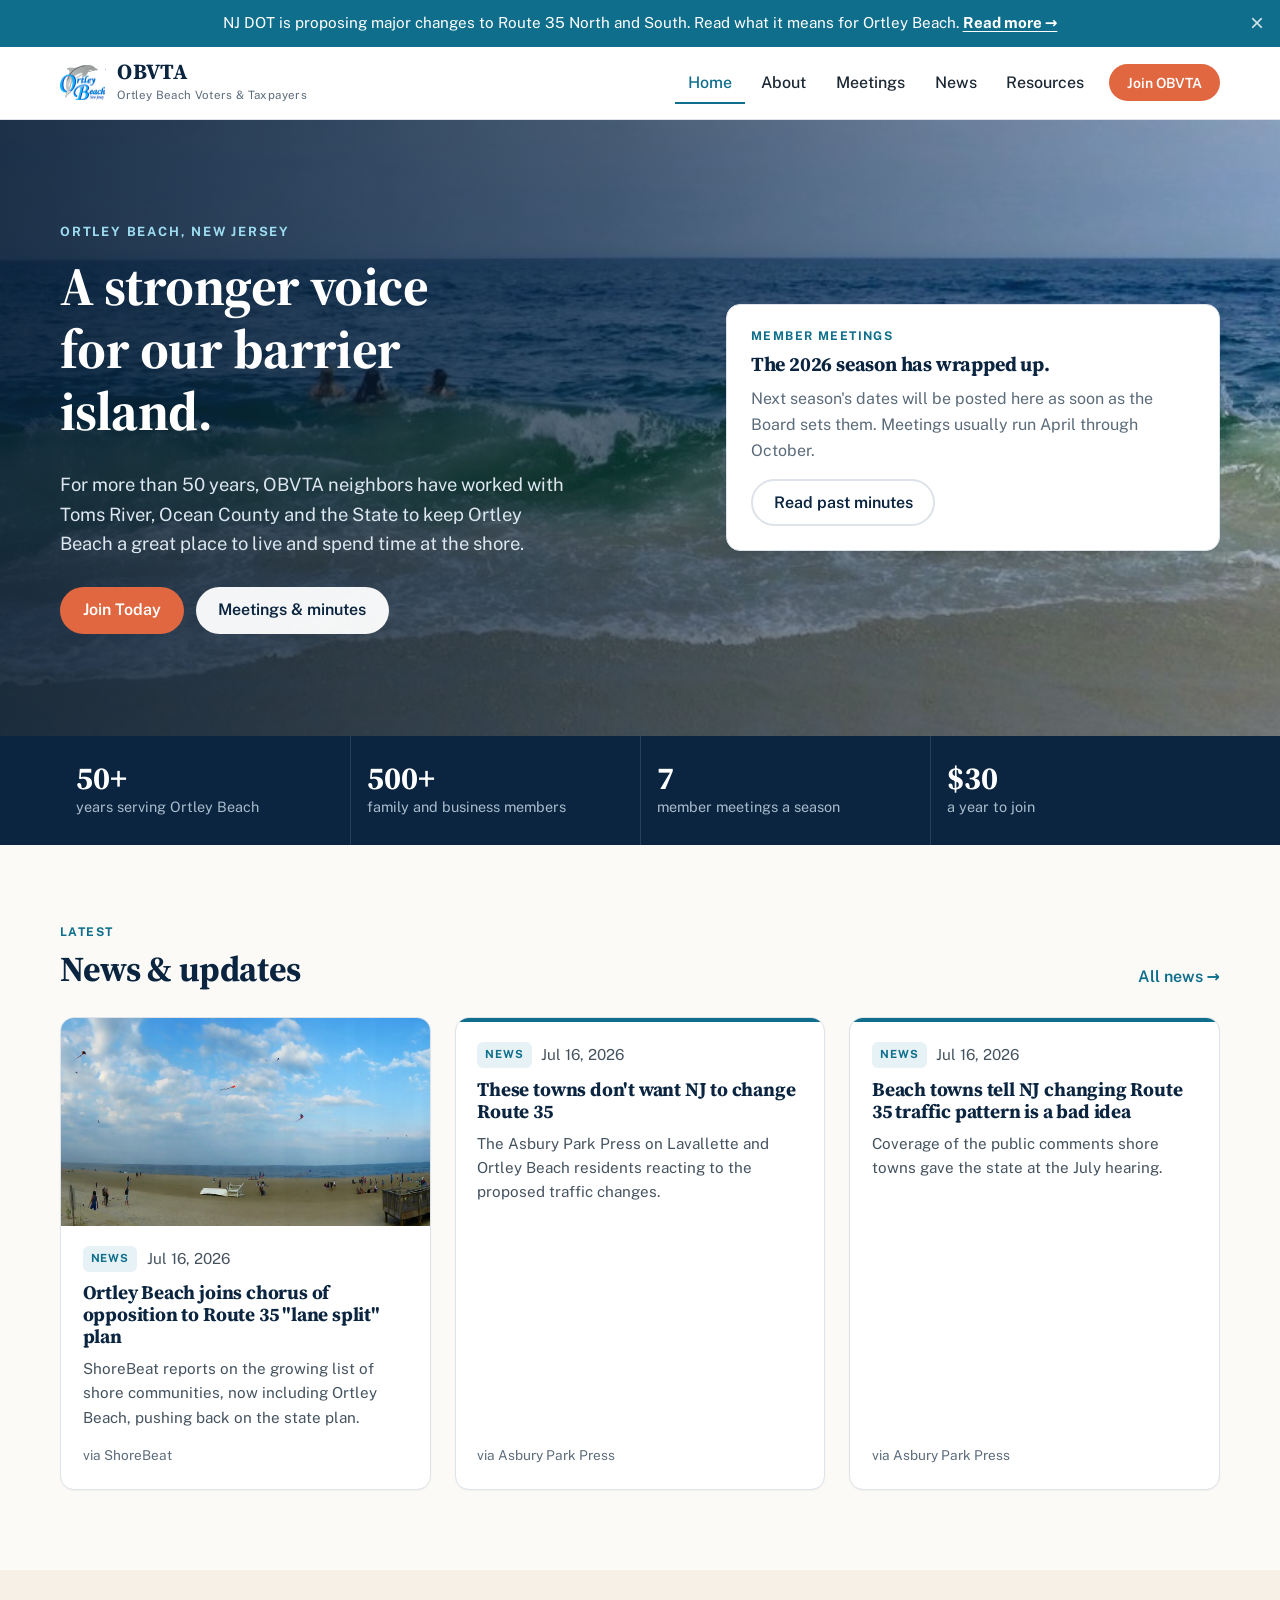
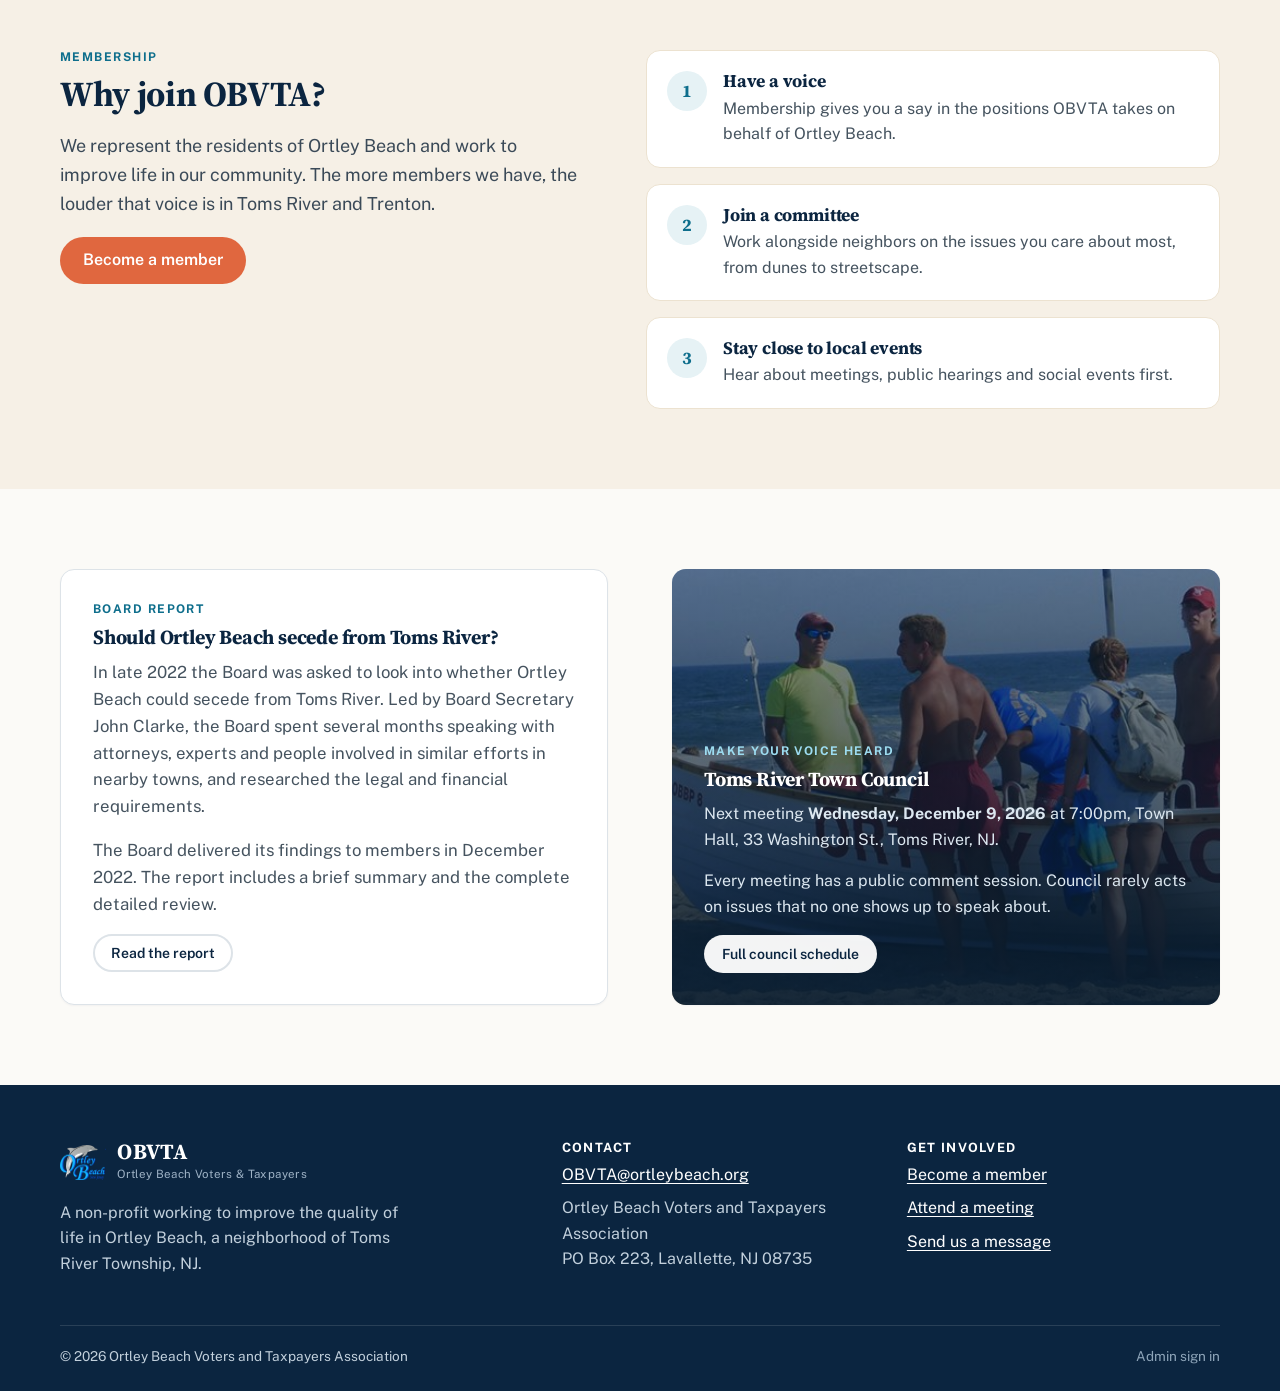
<file: index.html>
<!doctype html>
<html lang="en">
<head>
<meta charset="utf-8">
<meta name="viewport" content="width=device-width, initial-scale=1">
<meta name="robots" content="noindex, nofollow">
<title>OBVTA | Ortley Beach Voters and Taxpayers Association</title>
<meta name="description" content="The Ortley Beach Voters and Taxpayers Association works to improve the quality of life in Ortley Beach, Toms River, NJ.">
<link rel="icon" href="assets/img/logo-mark.png">
<link rel="preconnect" href="https://fonts.googleapis.com">
<link rel="preconnect" href="https://fonts.gstatic.com" crossorigin>
<link rel="stylesheet" href="https://fonts.googleapis.com/css2?family=Source+Serif+4:opsz,wght@8..60,500;8..60,700&family=Public+Sans:wght@400;500;600;700&display=swap">
<link rel="stylesheet" href="assets/css/site.css">
</head>
<body data-page="home">
<a class="skip" href="#main">Skip to content</a>
<div id="site-header"></div>
<main id="main"></main>
<footer id="site-footer" class="footer"></footer>
<script type="module" src="assets/js/site.js"></script>
</body>
</html>
</file>
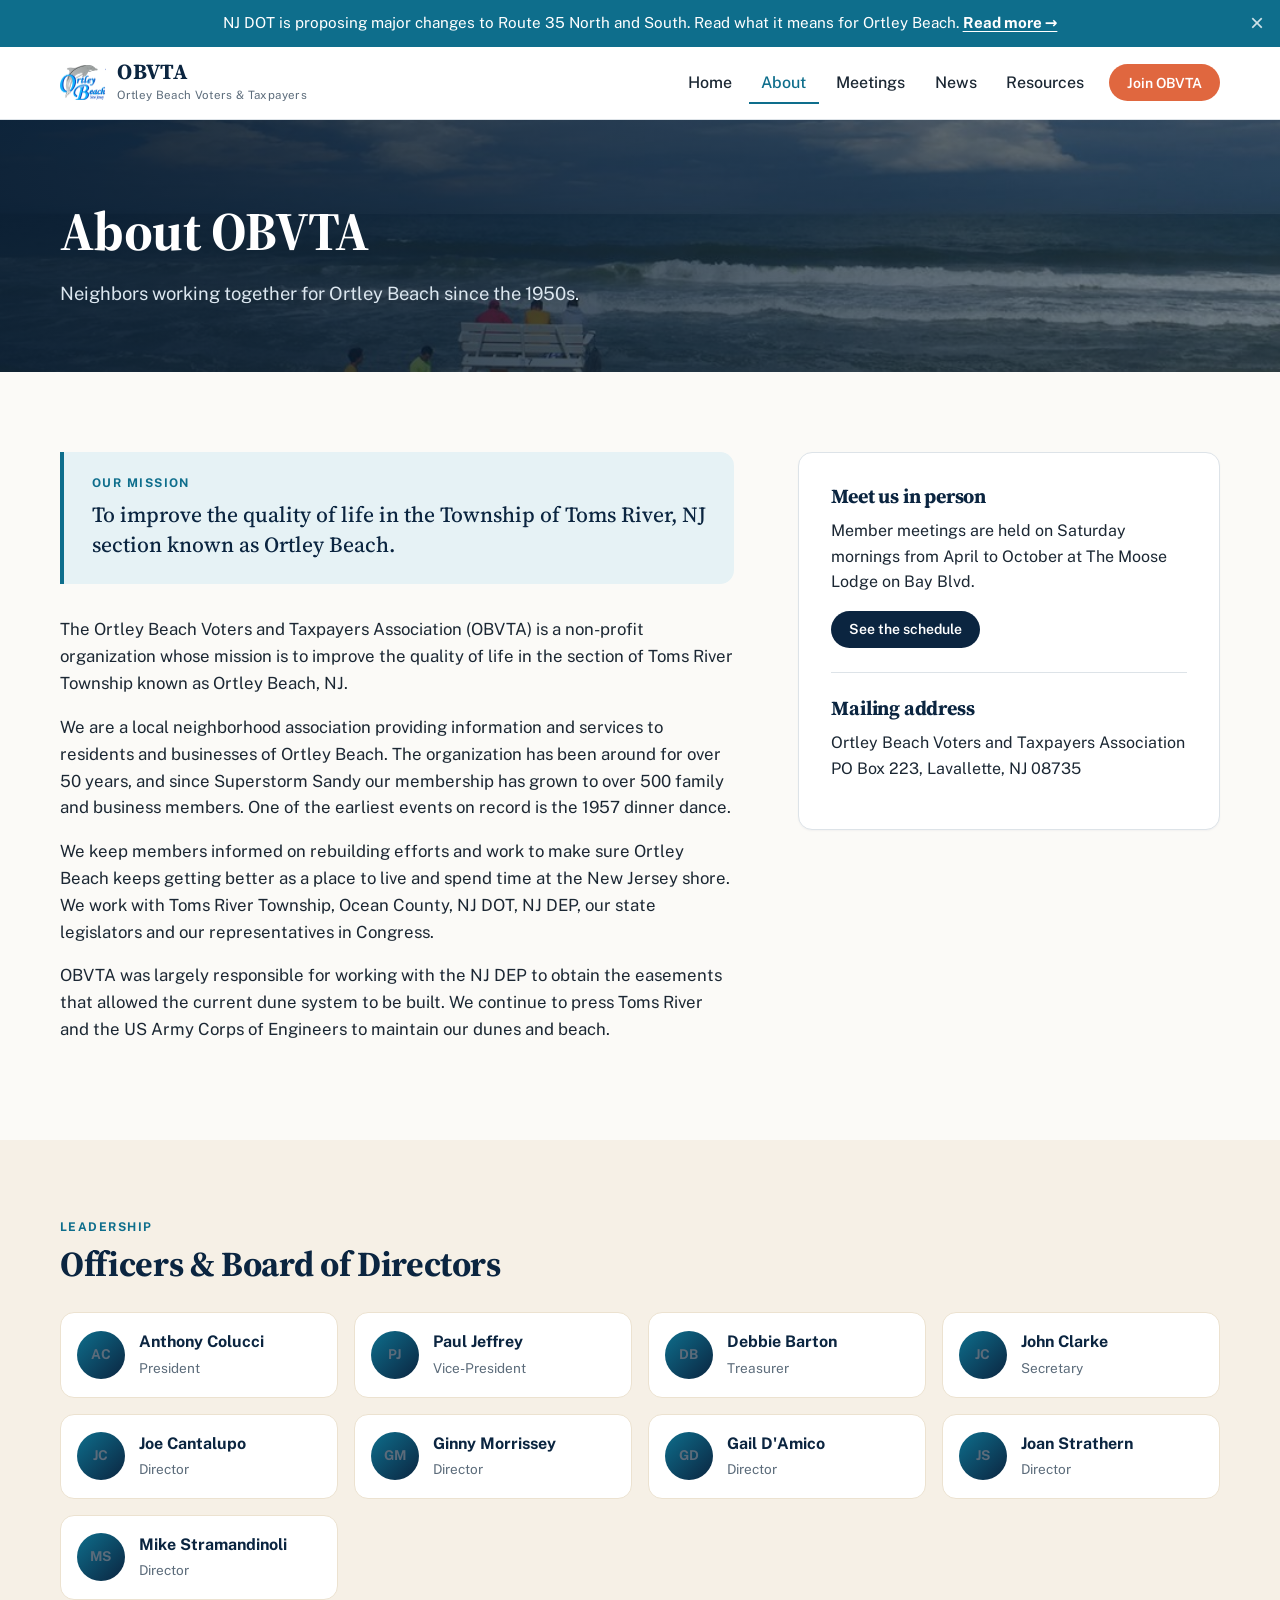
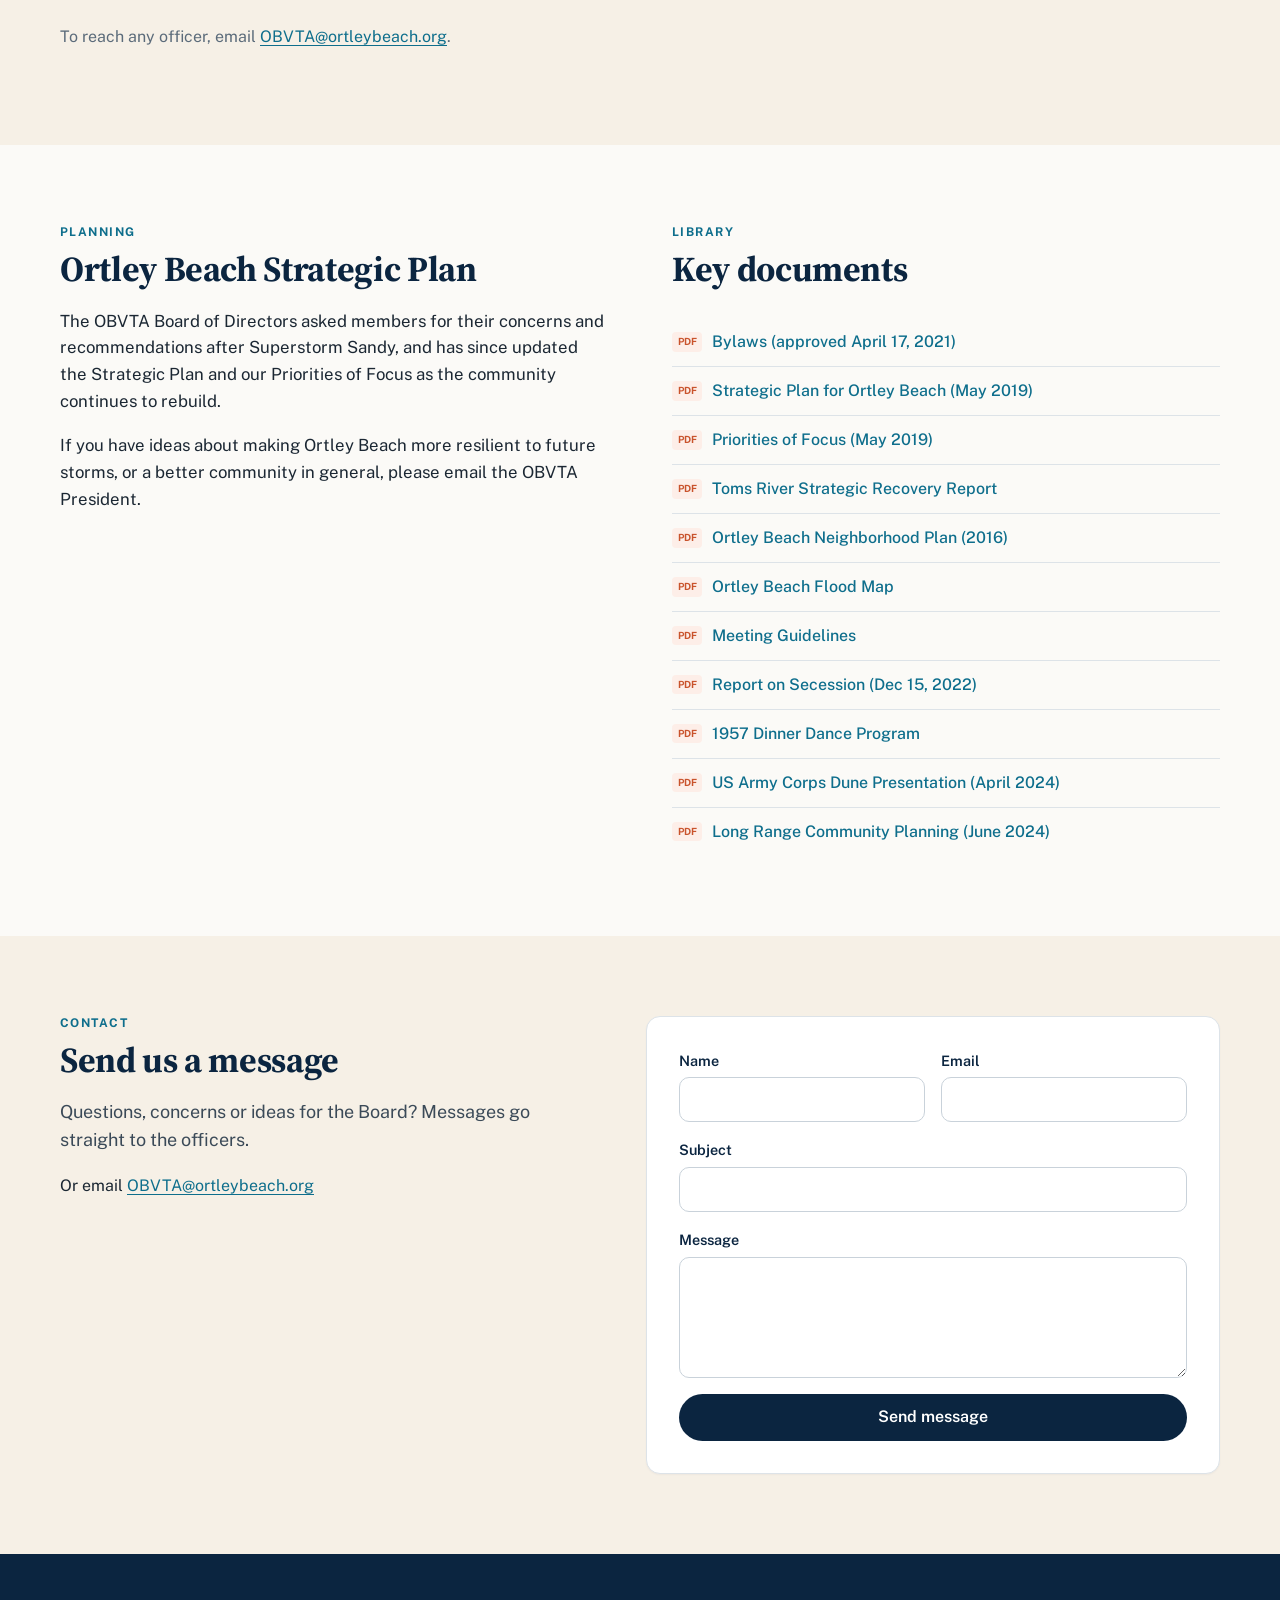
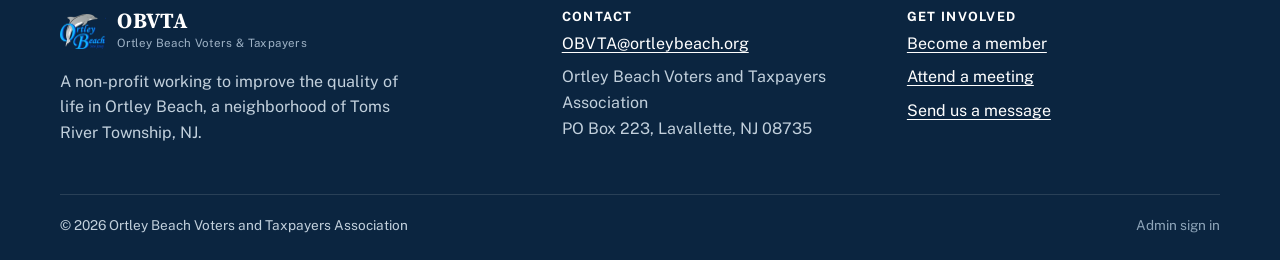
<file: about.html>
<!doctype html>
<html lang="en">
<head>
<meta charset="utf-8">
<meta name="viewport" content="width=device-width, initial-scale=1">
<meta name="robots" content="noindex, nofollow">
<title>OBVTA | Ortley Beach Voters and Taxpayers Association</title>
<meta name="description" content="The Ortley Beach Voters and Taxpayers Association works to improve the quality of life in Ortley Beach, Toms River, NJ.">
<link rel="icon" href="assets/img/logo-mark.png">
<link rel="preconnect" href="https://fonts.googleapis.com">
<link rel="preconnect" href="https://fonts.gstatic.com" crossorigin>
<link rel="stylesheet" href="https://fonts.googleapis.com/css2?family=Source+Serif+4:opsz,wght@8..60,500;8..60,700&family=Public+Sans:wght@400;500;600;700&display=swap">
<link rel="stylesheet" href="assets/css/site.css">
</head>
<body data-page="about">
<a class="skip" href="#main">Skip to content</a>
<div id="site-header"></div>
<main id="main"></main>
<footer id="site-footer" class="footer"></footer>
<script type="module" src="assets/js/site.js"></script>
</body>
</html>
</file>
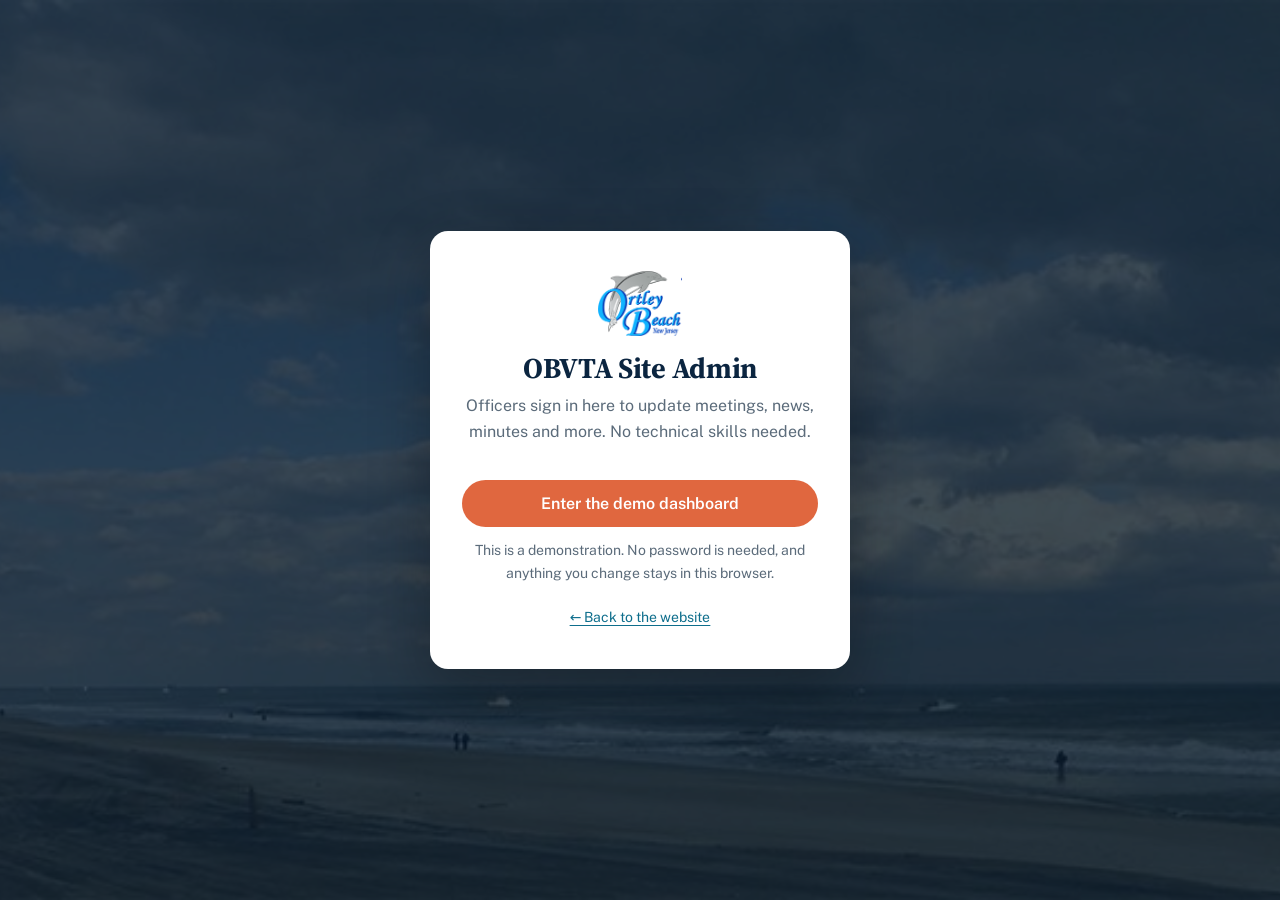
<file: admin.html>
<!doctype html>
<html lang="en">
<head>
<meta charset="utf-8">
<meta name="viewport" content="width=device-width, initial-scale=1">
<title>Dashboard | OBVTA Site Admin</title>
<meta name="robots" content="noindex">
<link rel="icon" href="assets/img/logo-mark.png">
<link rel="preconnect" href="https://fonts.googleapis.com">
<link rel="preconnect" href="https://fonts.gstatic.com" crossorigin>
<link rel="stylesheet" href="https://fonts.googleapis.com/css2?family=Source+Serif+4:opsz,wght@8..60,500;8..60,700&family=Public+Sans:wght@400;500;600;700&display=swap">
<link rel="stylesheet" href="assets/css/site.css">
<link rel="stylesheet" href="assets/css/admin.css">
</head>
<body class="admin">
<div id="app"></div>
<script type="module" src="assets/js/admin.js"></script>
</body>
</html>
</file>
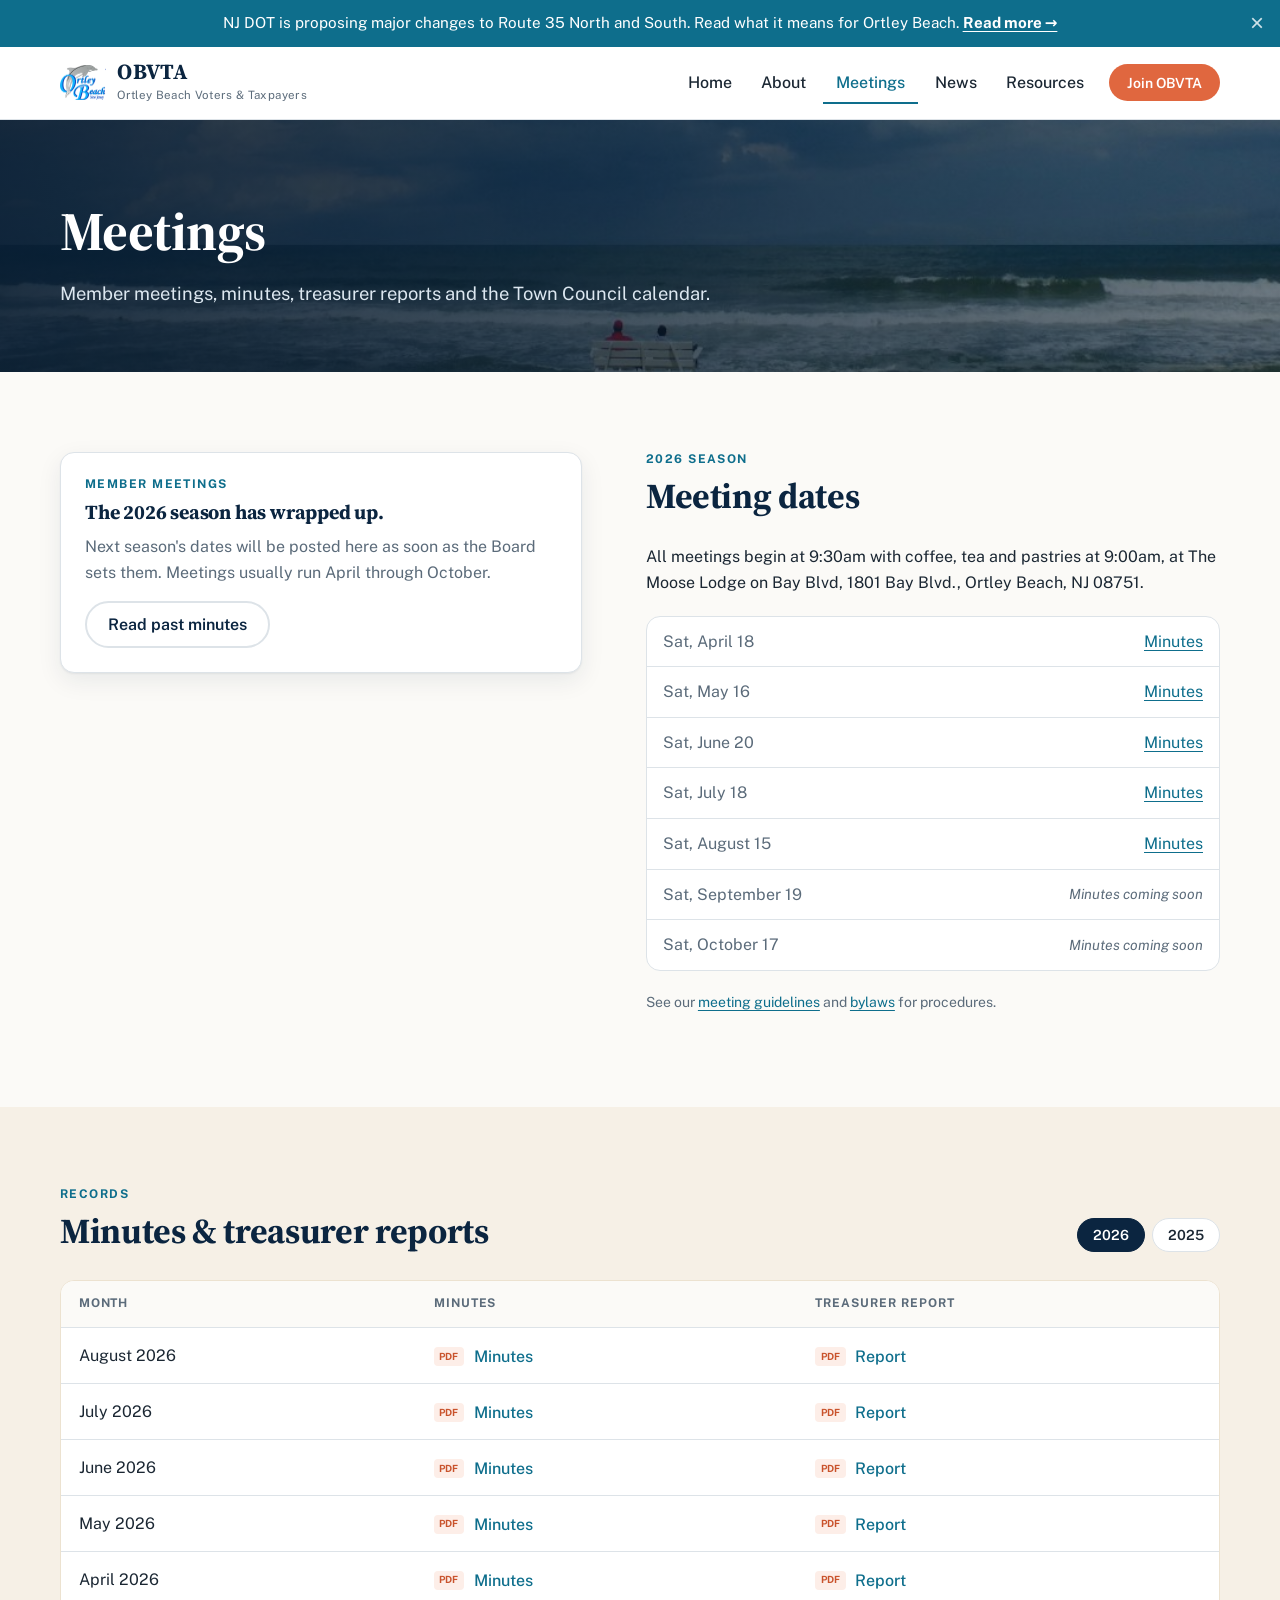
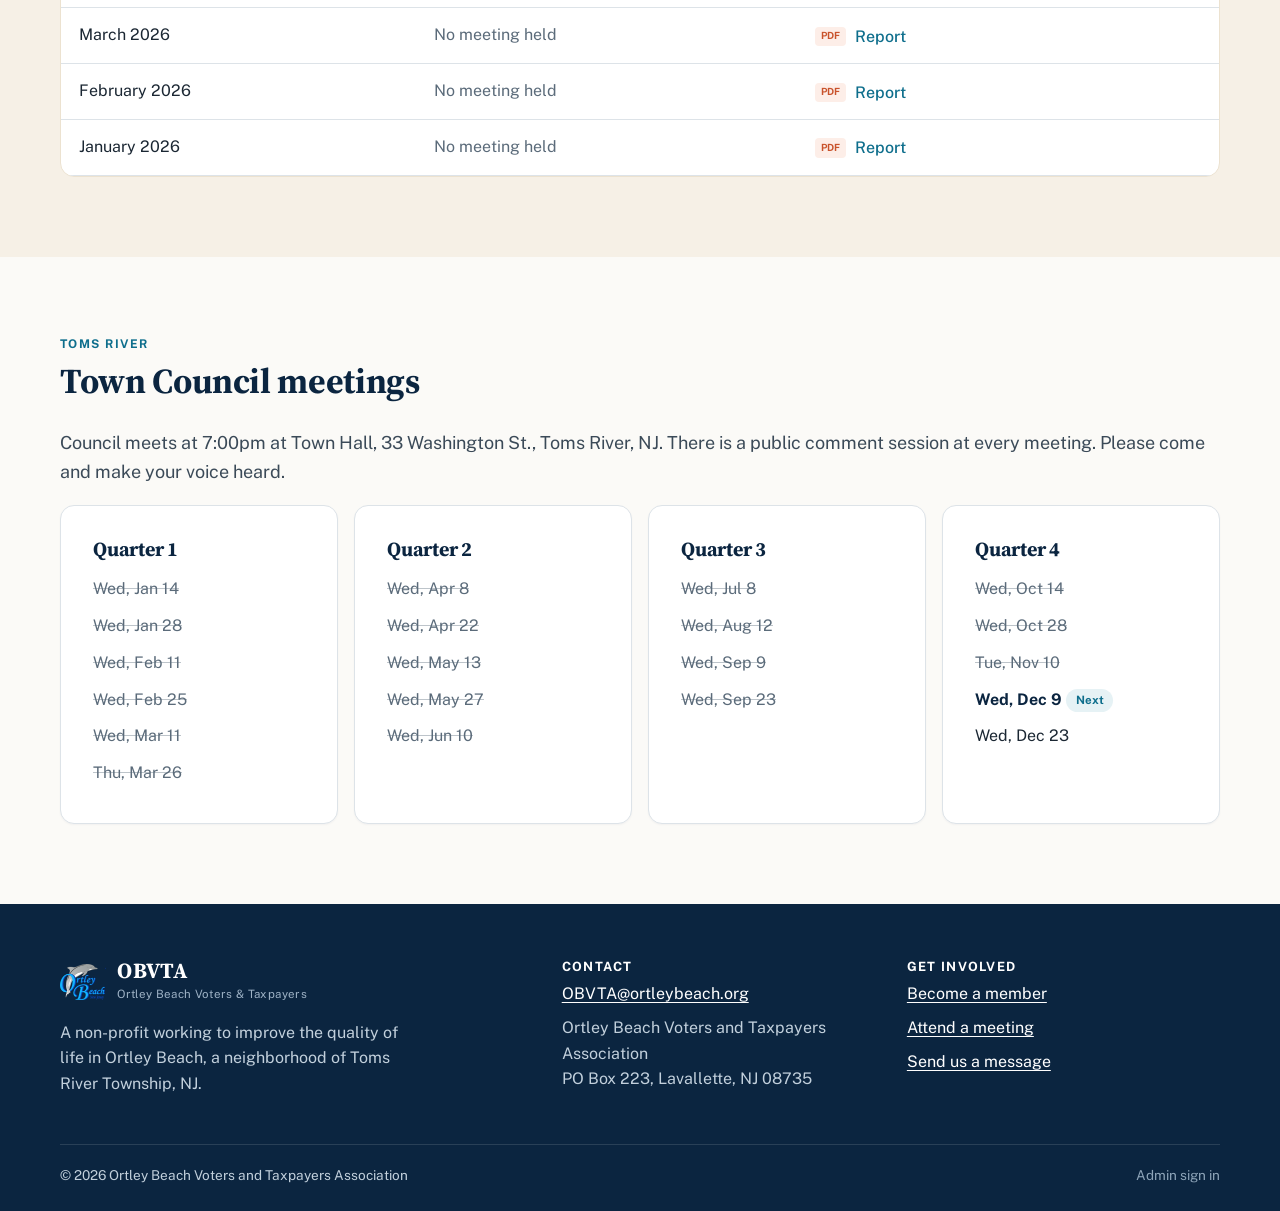
<file: meetings.html>
<!doctype html>
<html lang="en">
<head>
<meta charset="utf-8">
<meta name="viewport" content="width=device-width, initial-scale=1">
<meta name="robots" content="noindex, nofollow">
<title>OBVTA | Ortley Beach Voters and Taxpayers Association</title>
<meta name="description" content="The Ortley Beach Voters and Taxpayers Association works to improve the quality of life in Ortley Beach, Toms River, NJ.">
<link rel="icon" href="assets/img/logo-mark.png">
<link rel="preconnect" href="https://fonts.googleapis.com">
<link rel="preconnect" href="https://fonts.gstatic.com" crossorigin>
<link rel="stylesheet" href="https://fonts.googleapis.com/css2?family=Source+Serif+4:opsz,wght@8..60,500;8..60,700&family=Public+Sans:wght@400;500;600;700&display=swap">
<link rel="stylesheet" href="assets/css/site.css">
</head>
<body data-page="meetings">
<a class="skip" href="#main">Skip to content</a>
<div id="site-header"></div>
<main id="main"></main>
<footer id="site-footer" class="footer"></footer>
<script type="module" src="assets/js/site.js"></script>
</body>
</html>
</file>
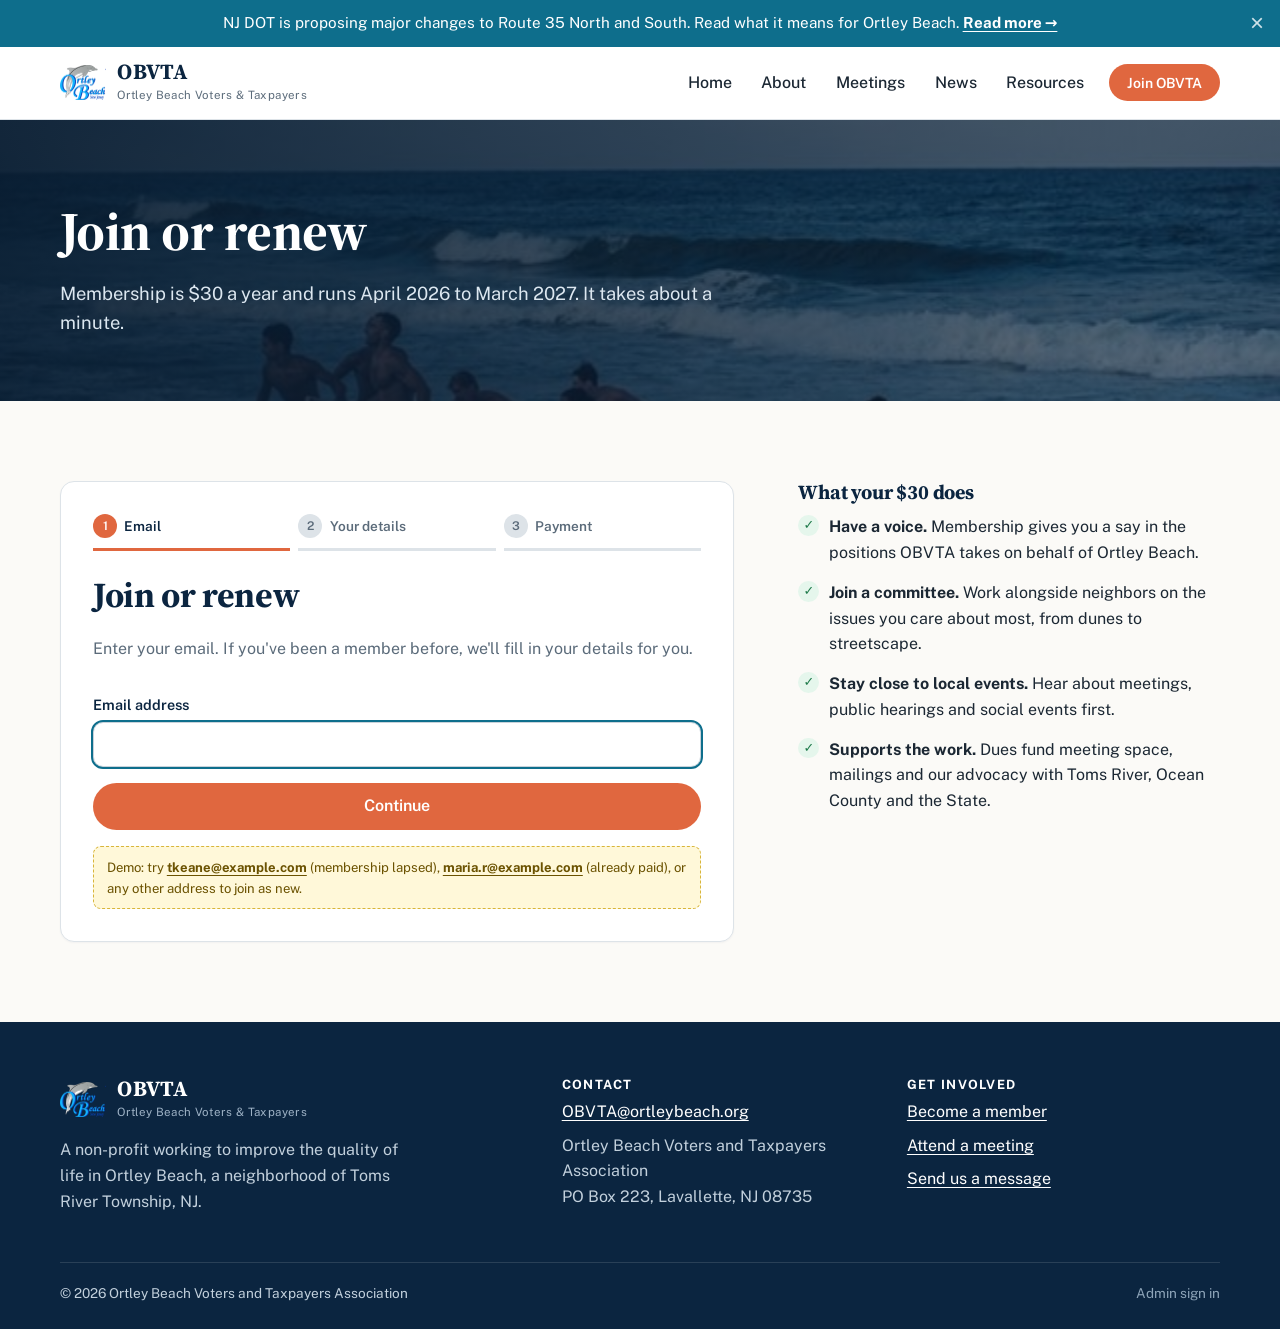
<file: membership.html>
<!doctype html>
<html lang="en">
<head>
<meta charset="utf-8">
<meta name="viewport" content="width=device-width, initial-scale=1">
<meta name="robots" content="noindex, nofollow">
<title>OBVTA | Ortley Beach Voters and Taxpayers Association</title>
<meta name="description" content="The Ortley Beach Voters and Taxpayers Association works to improve the quality of life in Ortley Beach, Toms River, NJ.">
<link rel="icon" href="assets/img/logo-mark.png">
<link rel="preconnect" href="https://fonts.googleapis.com">
<link rel="preconnect" href="https://fonts.gstatic.com" crossorigin>
<link rel="stylesheet" href="https://fonts.googleapis.com/css2?family=Source+Serif+4:opsz,wght@8..60,500;8..60,700&family=Public+Sans:wght@400;500;600;700&display=swap">
<link rel="stylesheet" href="assets/css/site.css">
</head>
<body data-page="membership">
<a class="skip" href="#main">Skip to content</a>
<div id="site-header"></div>
<main id="main"></main>
<footer id="site-footer" class="footer"></footer>
<script type="module" src="assets/js/site.js"></script>
</body>
</html>
</file>
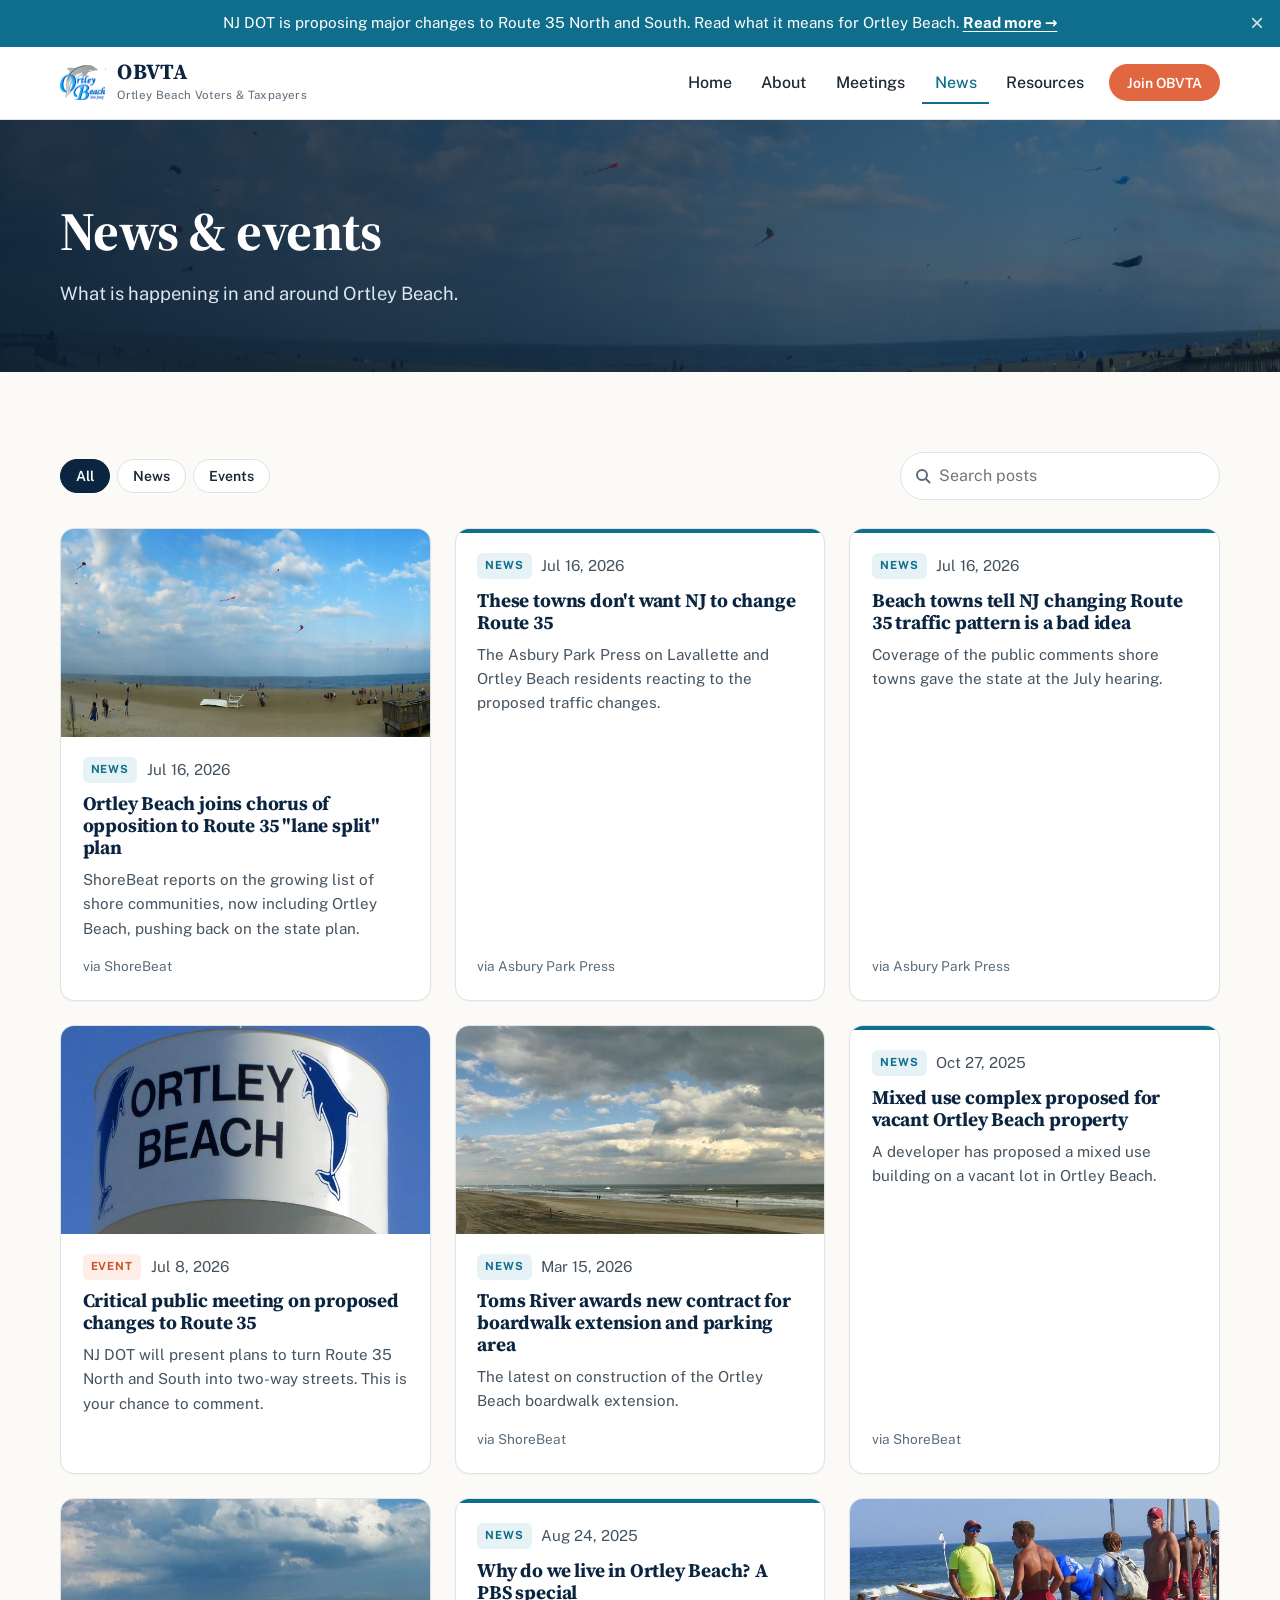
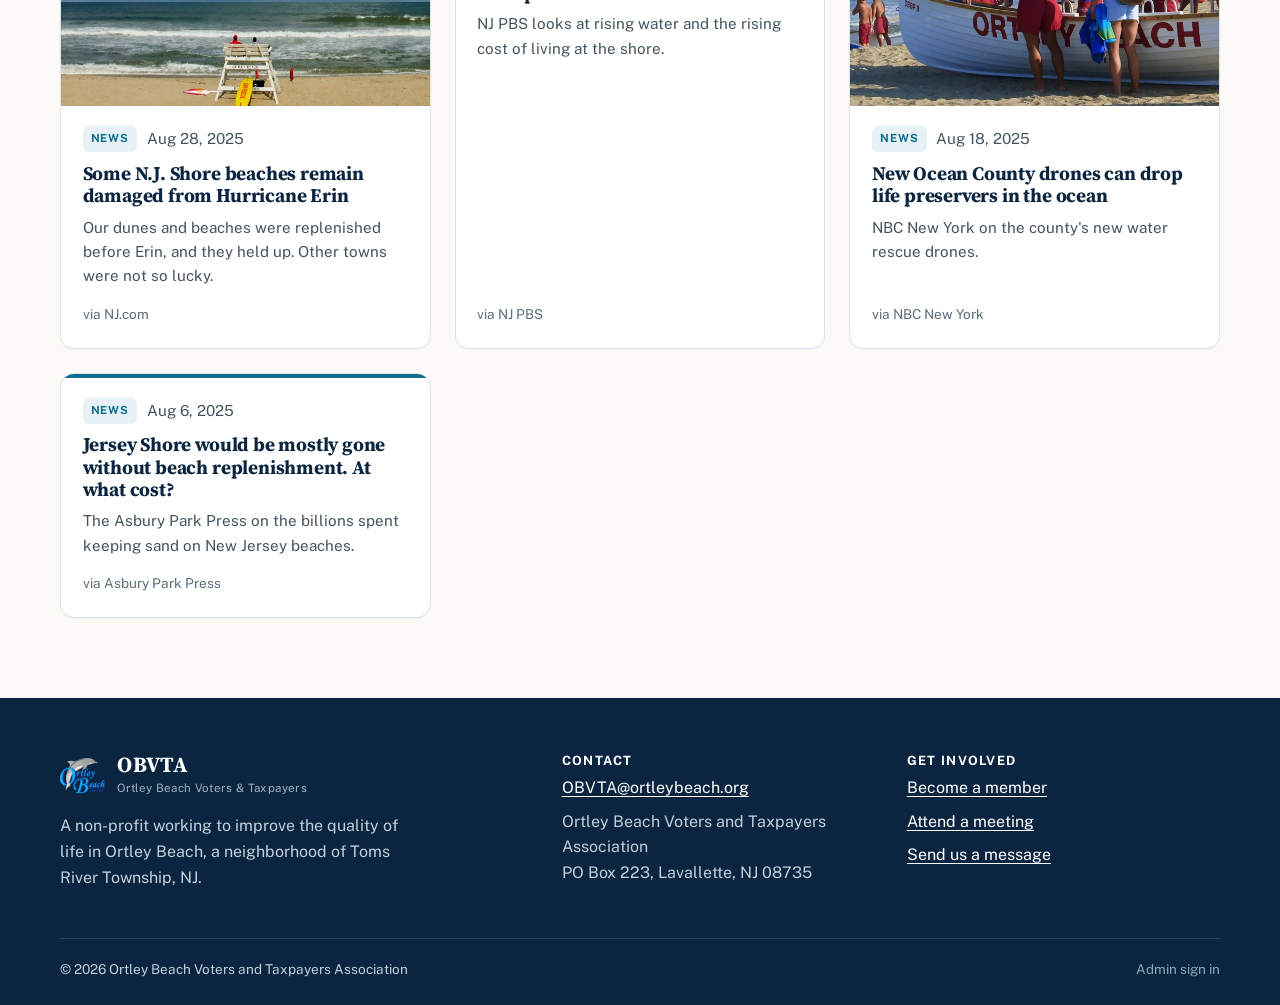
<file: news.html>
<!doctype html>
<html lang="en">
<head>
<meta charset="utf-8">
<meta name="viewport" content="width=device-width, initial-scale=1">
<meta name="robots" content="noindex, nofollow">
<title>OBVTA | Ortley Beach Voters and Taxpayers Association</title>
<meta name="description" content="The Ortley Beach Voters and Taxpayers Association works to improve the quality of life in Ortley Beach, Toms River, NJ.">
<link rel="icon" href="assets/img/logo-mark.png">
<link rel="preconnect" href="https://fonts.googleapis.com">
<link rel="preconnect" href="https://fonts.gstatic.com" crossorigin>
<link rel="stylesheet" href="https://fonts.googleapis.com/css2?family=Source+Serif+4:opsz,wght@8..60,500;8..60,700&family=Public+Sans:wght@400;500;600;700&display=swap">
<link rel="stylesheet" href="assets/css/site.css">
</head>
<body data-page="news">
<a class="skip" href="#main">Skip to content</a>
<div id="site-header"></div>
<main id="main"></main>
<footer id="site-footer" class="footer"></footer>
<script type="module" src="assets/js/site.js"></script>
</body>
</html>
</file>
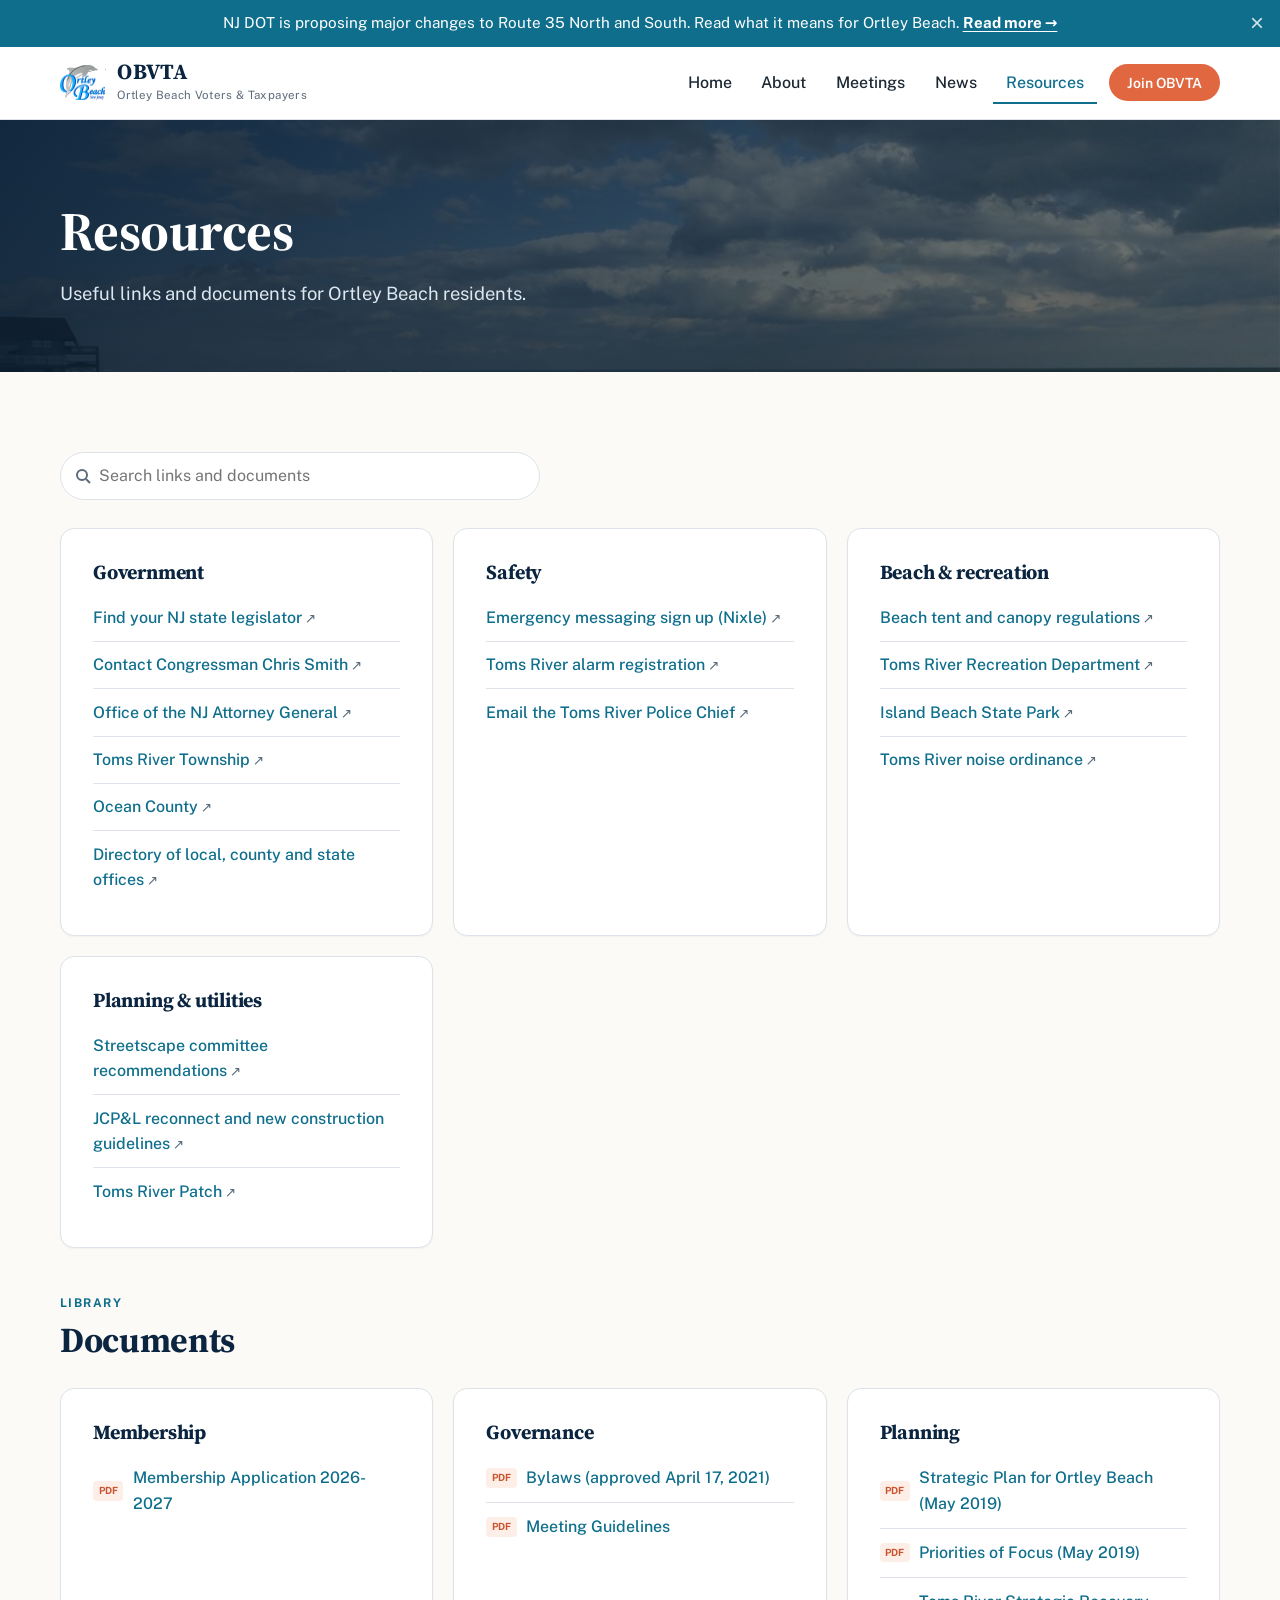
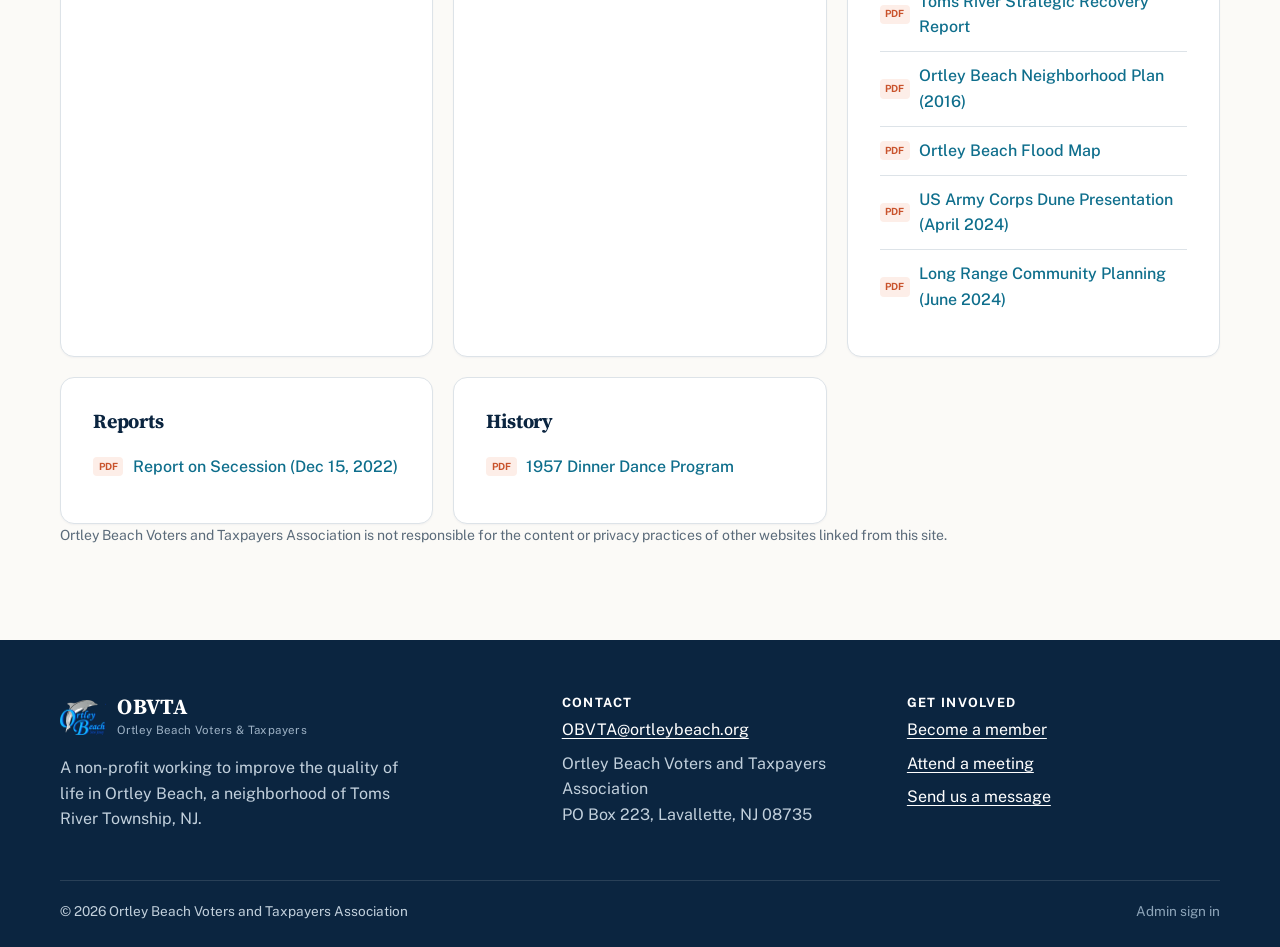
<file: resources.html>
<!doctype html>
<html lang="en">
<head>
<meta charset="utf-8">
<meta name="viewport" content="width=device-width, initial-scale=1">
<meta name="robots" content="noindex, nofollow">
<title>OBVTA | Ortley Beach Voters and Taxpayers Association</title>
<meta name="description" content="The Ortley Beach Voters and Taxpayers Association works to improve the quality of life in Ortley Beach, Toms River, NJ.">
<link rel="icon" href="assets/img/logo-mark.png">
<link rel="preconnect" href="https://fonts.googleapis.com">
<link rel="preconnect" href="https://fonts.gstatic.com" crossorigin>
<link rel="stylesheet" href="https://fonts.googleapis.com/css2?family=Source+Serif+4:opsz,wght@8..60,500;8..60,700&family=Public+Sans:wght@400;500;600;700&display=swap">
<link rel="stylesheet" href="assets/css/site.css">
</head>
<body data-page="resources">
<a class="skip" href="#main">Skip to content</a>
<div id="site-header"></div>
<main id="main"></main>
<footer id="site-footer" class="footer"></footer>
<script type="module" src="assets/js/site.js"></script>
</body>
</html>
</file>
<file: assets/css/site.css>
:root {
  --navy: #0b2540;
  --navy-2: #133a5e;
  --sea: #0e6e8c;
  --sea-2: #1a8fb0;
  --foam: #e6f2f5;
  --sand: #f6f0e6;
  --sand-2: #ece2d0;
  --coral: #e0673f;
  --coral-2: #c9532c;
  --ink: #1b2733;
  --muted: #5b6b7a;
  --line: #dde3e8;
  --card: #ffffff;
  --bg: #fbfaf7;
  --radius: 14px;
  --shadow: 0 1px 2px rgba(11, 37, 64, .06), 0 8px 24px rgba(11, 37, 64, .08);
  --serif: 'Source Serif 4', Georgia, serif;
  --sans: 'Public Sans', system-ui, -apple-system, 'Segoe UI', sans-serif;
}

*, *::before, *::after { box-sizing: border-box; }
html { scroll-behavior: smooth; }
body { margin: 0; font: 16px/1.6 var(--sans); color: var(--ink); background: var(--bg); -webkit-font-smoothing: antialiased; }
img { max-width: 100%; display: block; }
a { color: var(--sea); text-underline-offset: 3px; }
a:hover { color: var(--navy); }
h1, h2, h3, h4 { font-family: var(--serif); font-weight: 700; line-height: 1.15; color: var(--navy); margin: 0 0 .5em; letter-spacing: -.01em; }
h1 { font-size: clamp(2.1rem, 4.5vw, 3.4rem); }
h2 { font-size: clamp(1.6rem, 3vw, 2.2rem); }
h3 { font-size: 1.25rem; }
h4 { font-size: 1rem; }
p { margin: 0 0 1em; }
hr { border: 0; border-top: 1px solid var(--line); margin: 1.5rem 0; }
[hidden] { display: none !important; }
.sr { position: absolute; width: 1px; height: 1px; overflow: hidden; clip: rect(0 0 0 0); white-space: nowrap; }
.skip { position: absolute; left: -999px; top: 0; background: var(--navy); color: #fff; padding: .5rem 1rem; z-index: 99; }
.skip:focus { left: 0; }
.wrap { width: min(1160px, 100% - 32px); margin-inline: auto; }
.narrow { width: min(760px, 100% - 32px); }
.muted { color: var(--muted); }
.small { font-size: .875rem; }
.center { text-align: center; }
.kicker { display: block; font: 700 .75rem/1.2 var(--sans); text-transform: uppercase; letter-spacing: .12em; color: var(--sea); margin-bottom: .6rem; }
.lede { font-size: 1.125rem; color: #3b4a58; }

/* Buttons */
.btn { display: inline-flex; align-items: center; justify-content: center; gap: .4rem; font: 600 1rem/1 var(--sans); padding: .85rem 1.3rem; border-radius: 999px; border: 2px solid transparent; text-decoration: none; cursor: pointer; transition: background .15s, color .15s, border-color .15s, transform .15s; }
.btn:active { transform: translateY(1px); }
.btn-sm { font-size: .875rem; padding: .6rem 1rem; }
.btn-block { width: 100%; }
.btn-coral { background: var(--coral); color: #fff; }
.btn-coral:hover { background: var(--coral-2); color: #fff; }
.btn-navy { background: var(--navy); color: #fff; }
.btn-navy:hover { background: var(--navy-2); color: #fff; }
.btn-light { background: rgba(255, 255, 255, .95); color: var(--navy); }
.btn-light:hover { background: #fff; color: var(--sea); }
.btn-ghost { background: transparent; color: var(--navy); border-color: var(--line); }
.btn-ghost:hover { border-color: var(--navy); color: var(--navy); }
.link-arrow { font-weight: 600; text-decoration: none; }
.pill { display: inline-block; font: 700 .72rem/1 var(--sans); background: var(--foam); color: var(--sea); padding: .35rem .6rem; border-radius: 999px; vertical-align: middle; font-style: normal; white-space: nowrap; }
.pill-muted { background: #eef0f2; color: var(--muted); }

/* Admin bar and announcement */
.adminbar { display: flex; flex-wrap: wrap; justify-content: space-between; align-items: center; gap: .5rem 1rem; background: #111c27; color: #cfd8e1; font-size: .85rem; padding: .5rem 16px; }
.adminbar .dot { display: inline-block; width: 8px; height: 8px; border-radius: 50%; background: #3ecf8e; margin-right: .3rem; }
.adminbar strong { color: #fff; }
.adminbar-actions { display: flex; gap: 1rem; flex-wrap: wrap; }
.adminbar a, .adminbar button { color: #fff; font: inherit; font-weight: 600; background: none; border: 0; padding: 0; cursor: pointer; text-decoration: none; }
.adminbar a:hover, .adminbar button:hover { color: #7fd3ec; }
.announce { position: relative; background: var(--sea); color: #fff; text-align: center; padding: .7rem 48px; font-size: .95rem; }
.announce p { margin: 0; }
.announce a { color: #fff; font-weight: 700; white-space: nowrap; }
.announce-x { position: absolute; right: 8px; top: 50%; transform: translateY(-50%); background: none; border: 0; color: #fff; font-size: 1.5rem; line-height: 1; cursor: pointer; padding: .25rem .5rem; opacity: .8; }
.announce-x:hover { opacity: 1; }

/* Masthead */
.masthead { background: #fff; border-bottom: 1px solid var(--line); position: sticky; top: 0; z-index: 20; }
.masthead-row { display: flex; align-items: center; justify-content: space-between; gap: 1rem; min-height: 72px; }
.brand { display: flex; align-items: center; gap: .7rem; text-decoration: none; color: var(--navy); }
.brand img { width: 46px; height: auto; }
.brand strong { display: block; font: 700 1.35rem/1 var(--serif); letter-spacing: .02em; }
.brand small { display: block; font-size: .72rem; color: var(--muted); letter-spacing: .03em; margin-top: .2rem; }
.brand-light { color: #fff; }
.brand-light small { color: #9fb3c6; }
.nav { display: flex; align-items: center; gap: .25rem; }
.nav a:not(.btn) { color: var(--ink); text-decoration: none; font-weight: 500; padding: .55rem .8rem; border-radius: 8px; }
.nav a:not(.btn):hover { background: var(--foam); color: var(--navy); }
.nav a[aria-current="page"]:not(.btn) { color: var(--sea); box-shadow: inset 0 -2px 0 var(--sea); border-radius: 0; }
.nav .btn { margin-left: .5rem; }
.navtoggle { display: none; background: none; border: 0; padding: 10px; cursor: pointer; }
.navtoggle span { display: block; width: 22px; height: 2px; background: var(--navy); margin: 5px 0; transition: transform .2s, opacity .2s; }

@media (max-width: 860px) {
  .navtoggle { display: block; }
  .nav { display: none; position: absolute; left: 0; right: 0; top: 100%; background: #fff; flex-direction: column; align-items: stretch; padding: .5rem 16px 1rem; border-bottom: 1px solid var(--line); box-shadow: var(--shadow); }
  .nav-open .nav { display: flex; }
  .nav a:not(.btn) { padding: .8rem .5rem; }
  .nav a[aria-current="page"]:not(.btn) { box-shadow: inset 3px 0 0 var(--sea); padding-left: .9rem; }
  .nav .btn { margin: .5rem 0 0; }
  .nav-open .navtoggle span:nth-child(1) { transform: translateY(7px) rotate(45deg); }
  .nav-open .navtoggle span:nth-child(2) { opacity: 0; }
  .nav-open .navtoggle span:nth-child(3) { transform: translateY(-7px) rotate(-45deg); }
}

/* Hero */
.hero { position: relative; color: #fff; background: var(--navy) var(--img) center / cover no-repeat; }
.hero::before { content: ''; position: absolute; inset: 0; background: linear-gradient(100deg, rgba(8, 28, 48, .88) 0%, rgba(8, 28, 48, .65) 45%, rgba(8, 28, 48, .2) 100%); }
.hero-grid { position: relative; display: grid; grid-template-columns: 1.25fr 1fr; gap: 3rem; align-items: center; padding: clamp(3rem, 8vw, 6.5rem) 0; }
.hero h1 { color: #fff; max-width: 14ch; }
.eyebrow { font-weight: 700; text-transform: uppercase; letter-spacing: .14em; font-size: .8rem; color: #9ddcf0; }
.hero-text { font-size: 1.15rem; max-width: 46ch; color: #dce7f0; }
.hero-ctas { display: flex; flex-wrap: wrap; gap: .75rem; margin-top: 1.75rem; }
.hero .editpin { margin-top: 1rem; }
@media (max-width: 900px) { .hero-grid { grid-template-columns: 1fr; gap: 2rem; } }

/* Meeting card */
.meetcard { background: var(--card); color: var(--ink); border-radius: var(--radius); box-shadow: var(--shadow); padding: 1.5rem; border: 1px solid var(--line); }
.meetcard-top { display: flex; justify-content: space-between; align-items: flex-start; gap: .5rem; }
.meetcard-body { display: grid; grid-template-columns: auto 1fr; gap: 1.25rem; align-items: start; }
.meetcard-body p { margin-bottom: .5rem; }
.meetcard-when { font-weight: 700; color: var(--navy); font-size: 1.05rem; }
.meetcard-actions { display: flex; flex-wrap: wrap; gap: .5rem; margin-top: 1rem; padding-top: 1rem; border-top: 1px solid var(--line); }
.cal { width: 78px; text-align: center; border-radius: 12px; overflow: hidden; border: 1px solid var(--line); background: #fff; }
.cal span { display: block; background: var(--coral); color: #fff; font-weight: 700; text-transform: uppercase; font-size: .75rem; letter-spacing: .1em; padding: .35rem 0; }
.cal strong { display: block; font: 700 2.2rem/1.1 var(--serif); color: var(--navy); padding-top: .3rem; }
.cal em { display: block; font-style: normal; font-size: .75rem; color: var(--muted); padding-bottom: .4rem; }

/* Stats */
.stats { background: var(--navy); color: #fff; }
.stats-row { display: grid; grid-template-columns: repeat(4, 1fr); }
.stats-row > div { padding: 1.6rem 1rem; border-left: 1px solid rgba(255, 255, 255, .12); }
.stats-row > div:first-child { border-left: 0; }
.stats strong { display: block; font: 700 2rem/1 var(--serif); color: #fff; }
.stats span { color: #a9bccd; font-size: .9rem; }
@media (max-width: 720px) {
  .stats-row { grid-template-columns: 1fr 1fr; }
  .stats-row > div:nth-child(3) { border-left: 0; }
  .stats-row > div:nth-child(n+3) { border-top: 1px solid rgba(255, 255, 255, .12); }
}

/* Sections */
.section { padding: clamp(3rem, 7vw, 5rem) 0; }
.section-sand { background: var(--sand); }
.section-head { display: flex; justify-content: space-between; align-items: flex-end; gap: 1rem; flex-wrap: wrap; margin-bottom: 1.75rem; }
.section-head h2 { margin: 0; }
.section-head-r { display: flex; align-items: center; gap: 1rem; flex-wrap: wrap; }
.split { display: grid; grid-template-columns: 1fr 1.1fr; gap: clamp(2rem, 5vw, 4rem); align-items: start; }
.split-wide { grid-template-columns: 1.6fr 1fr; }
.split-even { grid-template-columns: 1fr 1fr; }
@media (max-width: 860px) { .split, .split-wide, .split-even { grid-template-columns: 1fr; } }
.grid3 { display: grid; grid-template-columns: repeat(3, 1fr); gap: 1.5rem; }
@media (max-width: 960px) { .grid3 { grid-template-columns: repeat(2, 1fr); } }
@media (max-width: 620px) { .grid3 { grid-template-columns: 1fr; } }
.card { background: var(--card); border: 1px solid var(--line); border-radius: var(--radius); box-shadow: 0 1px 2px rgba(11, 37, 64, .04); }
.pad { padding: clamp(1.25rem, 3vw, 2rem); }

/* Posts */
.post { display: flex; flex-direction: column; overflow: hidden; height: 100%; transition: box-shadow .2s, transform .2s; }
.post:hover { box-shadow: var(--shadow); transform: translateY(-2px); }
.post-img { aspect-ratio: 16 / 9; overflow: hidden; background: var(--foam); }
.post-img img { width: 100%; height: 100%; object-fit: cover; }
.post-body { padding: 1.25rem 1.35rem 1.4rem; display: flex; flex-direction: column; flex: 1; }
.post-noimg .post-body { border-top: 4px solid var(--sea); }
.post h3 { font-size: 1.2rem; }
.post h3 a { color: var(--navy); text-decoration: none; }
.post h3 a:hover { color: var(--sea); }
.post p { color: #45535f; font-size: .95rem; }
.post-src { margin-top: auto; margin-bottom: 0; font-size: .85rem !important; color: var(--muted) !important; }
.post-meta { display: flex; flex-wrap: wrap; align-items: center; gap: .4rem .6rem; font-size: .8rem; color: var(--muted); margin-bottom: .6rem; }
.tag { font-weight: 700; font-size: .7rem; text-transform: uppercase; letter-spacing: .08em; padding: .25rem .5rem; border-radius: 6px; background: var(--foam); color: var(--sea); }
.tag-event { background: #fdeee8; color: var(--coral-2); }
.tag-pin { background: var(--navy); color: #fff; }
.tag-soon { background: #e5f6ec; color: #1e7a4a; }

/* Reasons */
.reasons { list-style: none; margin: 0; padding: 0; display: grid; gap: 1rem; }
.reasons li { display: flex; gap: 1rem; background: #fff; border-radius: var(--radius); padding: 1.25rem; border: 1px solid var(--sand-2); }
.reasons li > span { flex: none; width: 40px; height: 40px; border-radius: 50%; display: grid; place-items: center; background: var(--foam); color: var(--sea); font: 700 1.1rem var(--serif); }
.reasons h3 { margin-bottom: .25rem; font-size: 1.1rem; }
.reasons p { margin: 0; color: #45535f; }

.feature .prose p { color: #45535f; }
.feature-photo { position: relative; color: #fff; background: var(--navy) var(--img) center / cover; overflow: hidden; border: 0; display: flex; align-items: flex-end; min-height: 100%; }
.feature-photo::before { content: ''; position: absolute; inset: 0; background: linear-gradient(180deg, rgba(8, 28, 48, .45), rgba(8, 28, 48, .92)); }
.feature-photo > div { position: relative; }
.feature-photo h3 { color: #fff; }
.feature-photo .kicker { color: #9ddcf0; }
.feature-photo p { color: #dce7f0; }

/* Page head */
.pagehead { position: relative; background: var(--navy) var(--img) center / cover; color: #fff; padding: clamp(3rem, 8vw, 5rem) 0 clamp(2.5rem, 6vw, 4rem); }
.pagehead::before { content: ''; position: absolute; inset: 0; background: linear-gradient(90deg, rgba(8, 28, 48, .9), rgba(8, 28, 48, .55)); }
.pagehead .wrap { position: relative; }
.pagehead h1 { color: #fff; margin-bottom: .3em; }
.pagehead p { color: #dce7f0; font-size: 1.15rem; max-width: 60ch; margin: 0; }

/* Prose */
.prose { font-size: 1.05rem; }
.prose ul, .prose ol { padding-left: 1.25rem; }
.prose li { margin-bottom: .35rem; }
.prose h2, .prose h3 { margin-top: 1.5em; }
.prose blockquote { margin: 1.5rem 0; padding-left: 1rem; border-left: 3px solid var(--sea); color: #3b4a58; }
.mission { margin: 0 0 2rem !important; padding: 1.5rem 1.75rem !important; background: var(--foam); border-left: 4px solid var(--sea) !important; border-radius: 0 var(--radius) var(--radius) 0; font: 500 1.35rem/1.4 var(--serif); color: var(--navy) !important; }
.sig { font-family: var(--serif); font-size: 1.15rem; color: var(--navy); margin-top: 2rem; }
.sig .muted { font: .9rem var(--sans); }

/* People */
.people { display: grid; grid-template-columns: repeat(auto-fill, minmax(230px, 1fr)); gap: 1rem; margin-bottom: 1.5rem; }
.person { display: flex; align-items: center; gap: .9rem; background: #fff; border-radius: var(--radius); padding: 1rem; border: 1px solid var(--sand-2); }
.avatar { flex: none; width: 48px; height: 48px; border-radius: 50%; display: grid; place-items: center; background: linear-gradient(135deg, var(--sea), var(--navy)); color: #fff; font-weight: 700; letter-spacing: .03em; }
.person strong { display: block; color: var(--navy); }
.person span { font-size: .85rem; color: var(--muted); }

/* Doc list */
.doclist { list-style: none; margin: 0; padding: 0; }
.doclist li { border-bottom: 1px solid var(--line); }
.doclist li:last-child { border-bottom: 0; }
.doc-a { display: flex; align-items: center; gap: .6rem; padding: .7rem 0; text-decoration: none; font-weight: 500; }
.doc-a::before { content: 'PDF'; flex: none; font: 700 .62rem/1 var(--sans); color: var(--coral-2); background: #fdeee8; border-radius: 4px; padding: .3rem .35rem; }
.records .doc-a { display: inline-flex; padding: 0; }

/* Meetings */
.season { list-style: none; padding: 0; margin: 1.25rem 0; border: 1px solid var(--line); border-radius: var(--radius); background: #fff; overflow: hidden; }
.season li { display: flex; justify-content: space-between; align-items: center; gap: 1rem; padding: .75rem 1rem; border-bottom: 1px solid var(--line); }
.season li:last-child { border-bottom: 0; }
.season li.past span { color: var(--muted); }
.season li.next { background: var(--foam); font-weight: 700; color: var(--navy); }
.chips { display: flex; flex-wrap: wrap; gap: .4rem; }
.chip { font: 600 .875rem var(--sans); padding: .5rem .95rem; border-radius: 999px; border: 1px solid var(--line); background: #fff; color: var(--ink); cursor: pointer; }
.chip:hover { border-color: var(--sea); }
.chip.on { background: var(--navy); color: #fff; border-color: var(--navy); }
.table-wrap { overflow-x: auto; background: #fff; border-radius: var(--radius); border: 1px solid var(--sand-2); }
.records { width: 100%; border-collapse: collapse; }
.records th, .records td { text-align: left; padding: .85rem 1.1rem; border-bottom: 1px solid var(--line); white-space: nowrap; }
.records th { font-size: .75rem; text-transform: uppercase; letter-spacing: .08em; color: var(--muted); background: #fbfaf7; }
.records tr:last-child td { border-bottom: 0; }
.quarters { display: grid; grid-template-columns: repeat(4, 1fr); gap: 1rem; }
@media (max-width: 900px) { .quarters { grid-template-columns: 1fr 1fr; } }
@media (max-width: 480px) { .quarters { grid-template-columns: 1fr; } }
.quarters ul { list-style: none; padding: 0; margin: 0; }
.quarters li { padding: .35rem 0; }
.quarters li.past { color: var(--muted); text-decoration: line-through; text-decoration-color: rgba(91, 107, 122, .4); }
.quarters li.next { font-weight: 700; color: var(--navy); }

/* Toolbar, search */
.toolbar { display: flex; flex-wrap: wrap; align-items: center; gap: 1rem; margin-bottom: 1.75rem; }
.search { flex: 1; min-width: 200px; max-width: 320px; margin-left: auto; }
.search-wide { max-width: 480px; margin-left: 0; }
.search input { width: 100%; font: inherit; padding: .65rem 1rem .65rem 2.4rem; border-radius: 999px; border: 1px solid var(--line); background: #fff url("data:image/svg+xml,%3Csvg xmlns='http://www.w3.org/2000/svg' width='16' height='16' fill='none' stroke='%235b6b7a' stroke-width='2'%3E%3Ccircle cx='7' cy='7' r='5'/%3E%3Cpath d='m11 11 4 4'/%3E%3C/svg%3E") no-repeat .9rem center; }
.search input:focus { outline: 2px solid var(--sea); outline-offset: 1px; }
.empty { text-align: center; color: var(--muted); padding: 3rem 0; }

/* Resources */
.linkgroups { display: grid; grid-template-columns: repeat(auto-fill, minmax(300px, 1fr)); gap: 1.25rem; }
.linkgroup ul { list-style: none; padding: 0; margin: 0; }
.linkgroup li { border-bottom: 1px solid var(--line); }
.linkgroup li:last-child { border-bottom: 0; }
.linkgroup li > a:not(.doc-a) { display: block; padding: .65rem 0; text-decoration: none; font-weight: 500; }
.linkgroup li > a:not(.doc-a)::after { content: ' \2197'; color: var(--muted); font-size: .85em; }

/* Article */
.article { padding: 2.5rem 0 3.5rem; }
.article h1 { font-size: clamp(1.9rem, 4vw, 2.8rem); }
.back { display: inline-block; margin-bottom: 1.5rem; }
.article-img { margin-block: 2rem; }
.article-img img { width: 100%; max-height: 460px; object-fit: cover; border-radius: var(--radius); }
.eventbox { display: flex; flex-wrap: wrap; gap: 1.5rem 2.5rem; align-items: center; background: var(--sand); border-radius: var(--radius); padding: 1.25rem 1.5rem; margin: 1.5rem 0 2rem; }
.eventbox strong, .eventbox span:not(.kicker) { display: block; }
.eventbox .kicker { margin-bottom: .25rem; }
.draftnote { background: #fff4d6; border: 1px solid #f0d78c; padding: .6rem 1rem; border-radius: 8px; font-weight: 600; color: #7a5b00; }

/* Forms */
.form { display: grid; gap: 1rem; }
.form h2 { margin-bottom: 0; }
.form label { display: grid; gap: .35rem; font-weight: 600; font-size: .9rem; color: var(--navy); }
.form input:not([type=radio]):not([type=checkbox]), .form textarea, .form select { font: 400 1rem var(--sans); padding: .75rem .9rem; border: 1px solid #c9d2da; border-radius: 10px; background: #fff; color: var(--ink); width: 100%; }
.form input:focus, .form textarea:focus, .form select:focus { outline: 2px solid var(--sea); outline-offset: 0; border-color: var(--sea); }
.form .check { display: flex; align-items: center; gap: .6rem; font-weight: 500; color: var(--ink); }
.form .check input { width: 18px; height: 18px; accent-color: var(--sea); }
.row2 { display: grid; grid-template-columns: 1fr 1fr; gap: 1rem; }
@media (max-width: 560px) { .row2 { grid-template-columns: 1fr; } }
.seg { display: grid; grid-template-columns: 1fr 1fr; border: 0; padding: 0; margin: 0; gap: .5rem; }
.seg label { display: block; }
.seg input { position: absolute; opacity: 0; }
.seg span { display: block; text-align: center; padding: .75rem; border-radius: 10px; border: 1px solid #c9d2da; cursor: pointer; font-weight: 600; }
.seg input:checked + span { background: var(--navy); color: #fff; border-color: var(--navy); }
.seg input:focus-visible + span { outline: 2px solid var(--sea); outline-offset: 2px; }
.paybox { display: flex; justify-content: space-between; align-items: center; background: var(--foam); border-radius: 10px; padding: 1rem 1.1rem; }
.paybox strong { display: block; color: var(--navy); }
.price { font: 700 1.6rem var(--serif); }
.ticks { list-style: none; padding: 0; margin: 0 0 1.5rem; }
.ticks li { position: relative; padding-left: 1.9rem; margin-bottom: .9rem; }
.ticks li::before { content: '\2713'; position: absolute; left: 0; top: .05rem; width: 1.3rem; height: 1.3rem; border-radius: 50%; background: #e5f6ec; color: #1e7a4a; font-size: .8rem; font-weight: 700; display: grid; place-items: center; }
.thanks { text-align: center; }
.bigcheck { display: grid; place-items: center; width: 64px; height: 64px; margin: 0 auto 1rem; border-radius: 50%; background: #e5f6ec; color: #1e7a4a; font-size: 2rem; font-weight: 700; }

/* Edit pins (admin only) */
.editpin { display: inline-flex; align-items: center; gap: .3rem; font: 700 .75rem/1 var(--sans); background: #fff8d9; color: #6b5200; border: 1px dashed #d8b53a; border-radius: 999px; padding: .4rem .7rem; text-decoration: none; white-space: nowrap; }
.editpin:hover { background: #ffef9f; color: #4b3a00; }
.prose > .editpin { float: right; margin: 0 0 1rem 1rem; }

/* Footer */
.footer { background: var(--navy); color: #c2d0dc; padding: 3.5rem 0 1.5rem; }
.footer-grid { display: grid; grid-template-columns: 1.5fr 1fr 1fr; gap: 2rem; }
@media (max-width: 760px) { .footer-grid { grid-template-columns: 1fr; } }
.footer h4 { color: #fff; font-family: var(--sans); font-size: .8rem; text-transform: uppercase; letter-spacing: .1em; }
.footer p { margin-bottom: .5rem; }
.footer a { color: #fff; }
.footer a:hover { color: #9ddcf0; }
.footer-mission { margin-top: 1rem; max-width: 36ch; }
.footer-base { display: flex; justify-content: space-between; flex-wrap: wrap; gap: 1rem; border-top: 1px solid rgba(255, 255, 255, .12); margin-top: 2.5rem; padding-top: 1.25rem; font-size: .85rem; }
.footer-admin { color: #8ea5b9 !important; text-decoration: none; }

/* Toasts */
#toasts { position: fixed; bottom: 20px; left: 50%; transform: translateX(-50%); display: grid; gap: .5rem; z-index: 100; }
.toast { background: var(--navy); color: #fff; padding: .75rem 1.2rem; border-radius: 10px; box-shadow: var(--shadow); font-weight: 600; font-size: .9rem; transition: opacity .4s, transform .4s; }
.toast-err { background: #b3261e; }
.toast.out { opacity: 0; transform: translateY(8px); }

/* Membership flow */
.join { min-height: 420px; }
.join .form h2 { margin-bottom: .25rem; }
.steps { list-style: none; display: flex; gap: .5rem; padding: 0; margin: 0 0 1.5rem; font-size: .85rem; font-weight: 600; color: var(--muted); }
.steps li { display: flex; align-items: center; gap: .45rem; flex: 1; padding-bottom: .6rem; border-bottom: 3px solid var(--line); }
.steps span { display: grid; place-items: center; width: 24px; height: 24px; border-radius: 50%; background: var(--line); color: var(--muted); font-size: .75rem; flex: none; }
.steps li.now { color: var(--navy); border-color: var(--coral); }
.steps li.now span { background: var(--coral); color: #fff; }
.steps li.done { color: var(--navy); border-color: var(--sea); }
.steps li.done span { background: var(--sea); color: #fff; }
@media (max-width: 460px) { .steps li { font-size: 0; gap: 0; } .steps li.now { font-size: .85rem; gap: .45rem; } }
.demo-hint { font-size: .82rem; color: #6b5200; background: #fff8d9; border: 1px dashed #d8b53a; border-radius: 8px; padding: .6rem .8rem; margin: 0; }
.demo-hint .linkbtn { font-weight: 700; color: #6b5200; }
.linkbtn { background: none; border: 0; padding: 0; font: inherit; font-weight: 600; color: var(--sea); cursor: pointer; text-decoration: underline; text-underline-offset: 3px; }
.notice { background: #fdeee8; border-left: 4px solid var(--coral); padding: .75rem 1rem; border-radius: 0 8px 8px 0; margin: .5rem 0 0; }
.hello { display: flex; gap: 1rem; align-items: flex-start; }
.hello p { margin: 0; }
.bigcheck.sm { width: 44px; height: 44px; font-size: 1.3rem; margin: 0; flex: none; }
.choice { display: grid; grid-template-columns: 1fr 1fr; gap: .75rem; }
@media (max-width: 520px) { .choice { grid-template-columns: 1fr; } }
.choice-btn { text-align: left; background: #fff; border: 1px solid #c9d2da; border-radius: 12px; padding: 1rem; cursor: pointer; font: inherit; }
.choice-btn:hover { border-color: var(--sea); background: var(--foam); }
.choice-btn strong { display: block; color: var(--navy); }
.choice-btn span { font-size: .85rem; color: var(--muted); }
.summary { border: 1px solid var(--line); border-radius: 12px; overflow: hidden; }
.sumrow { display: flex; justify-content: space-between; align-items: center; gap: 1rem; padding: .9rem 1rem; border-bottom: 1px solid var(--line); }
.sumrow > span:first-child strong { display: block; color: var(--navy); }
.sumrow small { color: var(--muted); font-size: .82rem; }
.sumrow-don { flex-wrap: wrap; }
.donchips { display: flex; flex-wrap: wrap; gap: .35rem; align-items: center; }
.donchips .chip { padding: .4rem .75rem; }
.donother { display: inline-flex !important; align-items: center; gap: .2rem !important; font-weight: 600; color: var(--muted) !important; }
.donother input { width: 84px !important; padding: .4rem .6rem !important; border-radius: 999px !important; }
.sumtotal { background: var(--foam); font-weight: 700; color: var(--navy); font-size: 1.15rem; border-bottom: 0; }
.paycard { display: grid; gap: .9rem; }
.paycard p { margin: 0; }
.checksteps { margin: 0; padding-left: 1.25rem; display: grid; gap: .5rem; }
.btn:disabled { opacity: .5; cursor: not-allowed; }
.preview { text-align: left; margin: 1rem 0; }
.preview summary { cursor: pointer; font-weight: 600; color: var(--sea); text-align: center; margin-bottom: 1rem; }

/* Email previews */
.email { border: 1px solid var(--line); border-radius: 12px; overflow: hidden; background: #fff; text-align: left; font-size: .95rem; }
.email-meta { background: #f6f8fa; border-bottom: 1px solid var(--line); padding: .75rem 1rem; font-size: .85rem; display: grid; gap: .2rem; }
.email-meta span { display: inline-block; width: 64px; color: var(--muted); }
.email-body { padding: 1.25rem 1.5rem; }
.email-brand { display: flex; align-items: center; gap: .5rem; padding-bottom: 1rem; margin-bottom: 1rem; border-bottom: 3px solid var(--sea); }
.email-brand strong { font: 700 1.2rem var(--serif); color: var(--navy); }
.email-receipt { width: 100%; border-collapse: collapse; margin: 1rem 0; }
.email-receipt td { padding: .5rem 0; border-bottom: 1px solid var(--line); }
.email-receipt td:last-child { text-align: right; }
.email-receipt .tot td { font-weight: 700; color: var(--navy); }
</file>
<file: assets/css/admin.css>
body.admin { background: #f3f5f7; }

.demo-strip { display: flex; justify-content: center; align-items: center; flex-wrap: wrap; gap: .25rem 1rem; background: #fff4d6; color: #5c4700; font-size: .85rem; padding: .5rem 16px; border-bottom: 1px solid #f0d78c; text-align: center; }
.linkbtn { background: none; border: 0; padding: 0; font: inherit; font-weight: 600; color: var(--sea); cursor: pointer; text-decoration: underline; text-underline-offset: 3px; }
.linkbtn:hover { color: var(--navy); }
.linkbtn.danger, .danger { color: #b3261e; }

/* Login */
.login { min-height: 100vh; display: grid; place-items: center; padding: 16px; background: var(--navy) url('../img/evening-beach.jpg') center / cover; position: relative; }
.login::before { content: ''; position: absolute; inset: 0; background: rgba(8, 28, 48, .78); }
.login-card { position: relative; background: #fff; border-radius: 18px; padding: 2.5rem 2rem; width: min(420px, 100%); text-align: center; box-shadow: 0 20px 60px rgba(0, 0, 0, .3); display: grid; gap: .5rem; justify-items: center; }
.login-card h1 { font-size: 1.8rem; margin: .5rem 0 0; }
.login-card .btn { margin: .75rem 0 .25rem; }

/* Layout */
.adm { display: grid; grid-template-columns: 250px 1fr; min-height: calc(100vh - 37px); }
.side { background: var(--navy); color: #c2d0dc; display: flex; flex-direction: column; position: sticky; top: 0; height: 100vh; }
.side-brand { display: flex; align-items: center; gap: .7rem; padding: 1.25rem 1.25rem 1rem; color: #fff; text-decoration: none; }
.side-brand strong { display: block; font: 700 1.25rem/1 var(--serif); }
.side-brand small { color: #8ea5b9; font-size: .75rem; }
.side-nav { display: grid; align-content: start; gap: 2px; padding: .5rem .75rem; overflow-y: auto; flex: 1; }
.side-nav a { display: flex; align-items: center; gap: .7rem; color: #c2d0dc; text-decoration: none; padding: .6rem .75rem; border-radius: 8px; font-weight: 500; font-size: .95rem; }
.side-nav a:hover { background: rgba(255, 255, 255, .06); color: #fff; }
.side-nav a.on { background: rgba(255, 255, 255, .12); color: #fff; }
.side-nav em { margin-left: auto; font-style: normal; background: var(--coral); color: #fff; font-size: .72rem; font-weight: 700; border-radius: 999px; padding: .15rem .5rem; }
.side-foot { padding: 1rem 1.25rem 1.25rem; font-size: .75rem; color: #8ea5b9; }
.meter { height: 6px; background: rgba(255, 255, 255, .12); border-radius: 999px; overflow: hidden; margin-bottom: .4rem; }
.meter i { display: block; height: 100%; background: #7fd3ec; }

.adm-main { min-width: 0; display: flex; flex-direction: column; }
.topbar { display: flex; align-items: center; justify-content: space-between; gap: 1rem; background: #fff; border-bottom: 1px solid var(--line); padding: .6rem clamp(16px, 3vw, 2rem); position: sticky; top: 0; z-index: 10; }
.topbar-r { display: flex; align-items: center; gap: 1rem; margin-left: auto; }
.me { display: flex; align-items: center; gap: .5rem; font-weight: 600; font-size: .9rem; }
.avatar.sm { width: 32px; height: 32px; font-size: .8rem; }
.menu-btn { display: none; background: none; border: 0; padding: .4rem; cursor: pointer; color: var(--navy); }
.content { padding: clamp(1.25rem, 3vw, 2rem); padding-bottom: 6rem; max-width: 1100px; width: 100%; }

@media (max-width: 900px) {
  .adm { grid-template-columns: 1fr; }
  .side { position: fixed; left: 0; top: 0; bottom: 0; width: 260px; z-index: 50; transform: translateX(-100%); transition: transform .2s; }
  .side-open .side { transform: none; box-shadow: 0 0 0 100vmax rgba(0, 0, 0, .35); }
  .menu-btn { display: block; }
  .me span:last-child { display: none; }
}

/* Page head */
.phead { display: flex; justify-content: space-between; align-items: flex-start; gap: 1rem; flex-wrap: wrap; margin-bottom: 1.5rem; }
.phead h1 { font-size: clamp(1.6rem, 3vw, 2rem); margin: 0 0 .2rem; }
.phead p { margin: 0; }
.phead-r { display: flex; gap: .5rem; flex-wrap: wrap; }

/* Panels */
.panel { background: #fff; border: 1px solid var(--line); border-radius: 12px; padding: 1.25rem clamp(1rem, 2.5vw, 1.5rem); margin-bottom: 1.25rem; }
.panel h2 { font-size: 1.15rem; margin-bottom: .35rem; }
.panel > .muted { margin-bottom: 1rem; font-size: .9rem; }
.panel.flush { padding: 0; overflow-x: auto; }
.panel-head { display: flex; justify-content: space-between; align-items: center; gap: 1rem; flex-wrap: wrap; }
.danger-zone { border-color: #f1c4c0; }

/* Fields */
.fgrid { display: grid; grid-template-columns: 1fr 1fr; gap: 1rem; margin-top: 1rem; }
.fgrid-row { margin-top: .75rem; }
@media (max-width: 640px) { .fgrid { grid-template-columns: 1fr; } }
.f { display: grid; gap: .35rem; align-content: start; min-width: 0; }
.f-full { grid-column: 1 / -1; }
.f > span { font-weight: 600; font-size: .85rem; color: var(--navy); }
.f small { color: var(--muted); font-size: .8rem; }
.f input, .f textarea, .f select, .addrow input { font: 400 .95rem var(--sans); padding: .6rem .75rem; border: 1px solid #c9d2da; border-radius: 8px; background: #fff; color: var(--ink); width: 100%; }
.f input:focus, .f textarea:focus, .f select:focus, .addrow input:focus, .title-input:focus { outline: 2px solid var(--sea); outline-offset: 0; border-color: var(--sea); }
.title-input { width: 100%; font: 700 1.6rem/1.2 var(--serif); color: var(--navy); border: 0; border-bottom: 1px solid var(--line); padding: .25rem 0 .75rem; margin-bottom: 1rem; background: none; }
.f + .f, .panel > .f + .f { margin-top: 1rem; }
.fgrid > .f, .stats-edit .f { margin-top: 0 !important; }

.tgl { display: flex; align-items: center; gap: .75rem; cursor: pointer; margin: .75rem 0; }
.tgl input { position: absolute; opacity: 0; }
.tgl i { flex: none; width: 42px; height: 24px; border-radius: 999px; background: #c9d2da; position: relative; transition: background .15s; }
.tgl i::after { content: ''; position: absolute; top: 3px; left: 3px; width: 18px; height: 18px; border-radius: 50%; background: #fff; transition: transform .15s; box-shadow: 0 1px 2px rgba(0, 0, 0, .2); }
.tgl input:checked + i { background: #2e9e6a; }
.tgl input:checked + i::after { transform: translateX(18px); }
.tgl input:focus-visible + i { outline: 2px solid var(--sea); outline-offset: 2px; }
.tgl span { font-weight: 600; font-size: .9rem; }
.tgl small { display: block; font-weight: 400; color: var(--muted); font-size: .8rem; }

/* Rich text */
.rte { border: 1px solid #c9d2da; border-radius: 8px; overflow: hidden; }
.rte:focus-within { outline: 2px solid var(--sea); border-color: var(--sea); }
.rte-bar { display: flex; flex-wrap: wrap; gap: 2px; padding: .35rem; background: #f6f8fa; border-bottom: 1px solid var(--line); }
.rte-bar button { font: 600 .85rem var(--sans); background: none; border: 0; border-radius: 6px; padding: .35rem .6rem; cursor: pointer; color: var(--ink); }
.rte-bar button:hover { background: #e3e9ef; }
.rte-body { min-height: 160px; padding: .9rem 1rem; outline: none; font-size: 1rem; }
.rte-body:empty::before { content: 'Start writing...'; color: var(--muted); }

/* Image picker */
.imgpick { display: grid; grid-template-columns: repeat(auto-fill, minmax(92px, 1fr)); gap: .5rem; }
.imgopt { aspect-ratio: 4 / 3; border: 2px solid transparent; border-radius: 8px; overflow: hidden; padding: 0; cursor: pointer; background: #eef1f4; display: grid; place-items: center; font: 600 .8rem var(--sans); color: var(--muted); }
.imgopt img { width: 100%; height: 100%; object-fit: cover; }
.imgopt.on { border-color: var(--coral); box-shadow: 0 0 0 2px #fff inset; }
.imgopt.upload { border: 2px dashed #c9d2da; background: #fff; color: var(--sea); }
.imgopt.upload:hover { border-color: var(--sea); }

/* Repeating rows */
.rows { display: grid; gap: .75rem; margin: 1rem 0; }
.rowcard { display: grid; grid-template-columns: 190px 1fr 1fr auto; gap: .75rem; align-items: end; padding: .9rem; border: 1px solid var(--line); border-radius: 10px; background: #fbfcfd; }
.rowcard-3 { grid-template-columns: auto 1fr 1.5fr auto; }
.rowcard-links { grid-template-columns: auto 1fr 1.3fr 1.5fr auto; }
.rowcard .f + .f { margin-top: 0; }
@media (max-width: 760px) {
  .rowcard, .rowcard-3, .rowcard-links { grid-template-columns: 1fr; }
  .order { flex-direction: row !important; }
}
.order { display: flex; flex-direction: column; gap: 2px; }
.order button, .iconbtn { background: #fff; border: 1px solid var(--line); border-radius: 6px; width: 32px; height: 28px; cursor: pointer; font-size: .9rem; color: var(--ink); }
.order button:disabled { opacity: .3; cursor: default; }
.iconbtn { height: 38px; width: 38px; font-size: 1.3rem; line-height: 1; }
.iconbtn.danger:hover { background: #fdecea; border-color: #f1c4c0; }
.fileurl { display: flex; gap: .4rem; align-items: center; }
.fileurl input { flex: 1; min-width: 0; }
.uploaded { flex: 1; font-size: .85rem; font-weight: 600; color: #1e7a4a; background: #e5f6ec; padding: .55rem .7rem; border-radius: 8px; display: flex; justify-content: space-between; gap: .5rem; }
.btn-mini { flex: none; font: 600 .8rem var(--sans); border: 1px solid #c9d2da; border-radius: 8px; padding: .55rem .7rem; cursor: pointer; background: #fff; color: var(--navy) !important; }
.btn-mini:hover { border-color: var(--sea); }

/* Date chips */
.datechips { display: flex; flex-wrap: wrap; gap: .5rem; margin: 1rem 0; }
.datechip { display: inline-flex; align-items: center; gap: .3rem; background: var(--foam); color: var(--navy); font-weight: 600; font-size: .85rem; padding: .35rem .35rem .35rem .75rem; border-radius: 999px; }
.datechip.past { background: #eef0f2; color: var(--muted); }
.datechip button { background: none; border: 0; cursor: pointer; font-size: 1.1rem; line-height: 1; color: inherit; padding: 0 .35rem; border-radius: 50%; }
.datechip button:hover { background: rgba(0, 0, 0, .08); }
.addrow { display: flex; gap: .5rem; max-width: 380px; }
.addrow .btn { flex: none; white-space: nowrap; }

/* Stats edit */
.stats-edit { display: grid; grid-template-columns: repeat(4, 1fr); gap: 1rem; margin-top: 1rem; }
.stats-edit > div { display: grid; gap: .5rem; padding: .75rem; background: #fbfcfd; border: 1px solid var(--line); border-radius: 10px; }
@media (max-width: 800px) { .stats-edit { grid-template-columns: 1fr 1fr; } }

/* Dashboard */
.tiles { display: grid; grid-template-columns: repeat(4, 1fr); gap: 1rem; margin-bottom: 1.25rem; }
@media (max-width: 900px) { .tiles { grid-template-columns: 1fr 1fr; } }
.tile { background: #fff; border: 1px solid var(--line); border-radius: 12px; padding: 1.1rem 1.2rem; text-decoration: none; color: var(--ink); transition: border-color .15s, box-shadow .15s; }
.tile:hover { border-color: var(--sea); box-shadow: var(--shadow); color: var(--ink); }
.tile span { display: block; font-size: .8rem; font-weight: 600; color: var(--muted); text-transform: uppercase; letter-spacing: .06em; }
.tile strong { display: block; font: 700 1.9rem/1.2 var(--serif); color: var(--navy); margin: .3rem 0 .1rem; }
.tile small { color: var(--muted); }
.dash-grid { display: grid; grid-template-columns: 1fr 1fr; gap: 0 1.25rem; }
.panel-wide { grid-column: 1 / -1; }
@media (max-width: 900px) { .dash-grid { grid-template-columns: 1fr; } }
.todo { list-style: none; padding: 0; margin: .5rem 0 0; }
.todo li { border-bottom: 1px solid var(--line); }
.todo li:last-child { border-bottom: 0; }
.todo a { display: flex; align-items: center; gap: .6rem; padding: .7rem 0; text-decoration: none; color: var(--ink); font-weight: 500; }
.todo a::before { content: ''; flex: none; width: 8px; height: 8px; border-radius: 50%; background: var(--coral); }
.todo a:hover { color: var(--sea); }
.quick { display: grid; grid-template-columns: 1fr 1fr; gap: .6rem; margin-top: .75rem; }
.quick a { display: flex; flex-direction: column; gap: .5rem; padding: 1rem; border: 1px solid var(--line); border-radius: 10px; text-decoration: none; color: var(--navy); font-weight: 600; font-size: .9rem; }
.quick a:hover { border-color: var(--sea); background: var(--foam); }
.quick svg { color: var(--sea); }
.log { list-style: none; padding: 0; margin: .5rem 0 0; }
.log li { display: flex; justify-content: space-between; gap: 1rem; padding: .6rem 0; border-bottom: 1px solid var(--line); font-size: .92rem; }
.log li:last-child { border-bottom: 0; }
.log time { color: var(--muted); white-space: nowrap; font-size: .85rem; }

/* Tables */
.tbl { width: 100%; border-collapse: collapse; font-size: .92rem; }
.tbl th, .tbl td { text-align: left; padding: .8rem 1rem; border-bottom: 1px solid var(--line); vertical-align: middle; }
.tbl th { font-size: .72rem; text-transform: uppercase; letter-spacing: .08em; color: var(--muted); background: #fbfcfd; }
.tbl tr:last-child td { border-bottom: 0; }
.tbl-title { font-weight: 600; color: var(--navy); text-decoration: none; }
.tbl-title:hover { color: var(--sea); }
.nowrap { white-space: nowrap; }
.row-actions { white-space: nowrap; text-align: right; }
.row-actions > * { margin-left: .75rem; font-size: .85rem; font-weight: 600; }
.status { font-size: .8rem; font-weight: 600; display: inline-flex; align-items: center; gap: .35rem; white-space: nowrap; }
.status::before { content: ''; width: 8px; height: 8px; border-radius: 50%; background: #2e9e6a; }
.status-draft::before { background: #d8a40f; }

/* Post editor */
.editor { display: grid; grid-template-columns: 1fr 300px; gap: 1.25rem; align-items: start; }
.editor aside .f + .f, .editor aside .f + .tgl { margin-top: .75rem; }
.editor aside .imgpick { grid-template-columns: repeat(3, 1fr); }
@media (max-width: 980px) { .editor { grid-template-columns: 1fr; } }

/* Inbox */
.inbox { display: grid; gap: .5rem; }
.msg { background: #fff; border: 1px solid var(--line); border-radius: 10px; }
.msg summary { display: grid; grid-template-columns: auto 1fr auto auto; gap: .9rem; align-items: center; padding: .8rem 1rem; cursor: pointer; list-style: none; }
.msg summary::-webkit-details-marker { display: none; }
.msg-main { min-width: 0; }
.msg-main strong, .msg-main span { display: block; overflow: hidden; text-overflow: ellipsis; white-space: nowrap; }
.msg-main span { color: var(--muted); font-size: .88rem; }
.msg time { color: var(--muted); font-size: .85rem; }
.msg.unread { border-left: 4px solid var(--coral); }
.msg.unread strong { color: var(--navy); }
.msg-body { padding: 0 1rem 1rem 3.9rem; }
.msg-body dl { display: grid; grid-template-columns: max-content 1fr; gap: .3rem 1rem; margin: 0 0 1rem; font-size: .9rem; }
.msg-body dt { color: var(--muted); }
.msg-body dd { margin: 0; }
.msg-text { background: #f6f8fa; border-radius: 8px; padding: .8rem 1rem; }
.msg-actions { display: flex; gap: .5rem; flex-wrap: wrap; }
@media (max-width: 560px) {
  .msg summary { grid-template-columns: auto 1fr auto; }
  .msg summary .tag { display: none; }
  .msg-body { padding-left: 1rem; }
}

/* Save bar */
.savebar { position: fixed; bottom: 16px; left: calc(250px + 50% - 125px); transform: translate(-50%, calc(100% + 40px)); display: flex; align-items: center; gap: .75rem; background: var(--navy); color: #fff; padding: .6rem .6rem .6rem 1.2rem; border-radius: 999px; box-shadow: 0 10px 30px rgba(0, 0, 0, .25); z-index: 30; transition: transform .25s, visibility .25s; visibility: hidden; white-space: nowrap; font-weight: 600; font-size: .9rem; }
.savebar.show { transform: translate(-50%, 0); visibility: visible; }
.savebar .btn-ghost { color: #fff; border-color: rgba(255, 255, 255, .3); }
.savebar .btn-ghost:hover { border-color: #fff; color: #fff; }
@media (max-width: 900px) { .savebar { left: 50%; } .savebar span { display: none; } }

/* Members and emails */
button.tile { font: inherit; text-align: left; cursor: pointer; }
.status-current::before { background: #2e9e6a; }
.status-expired::before { background: #b3261e; }
.status-pending::before { background: #d8a40f; }
.emails-grid { display: grid; grid-template-columns: 1fr 1fr; gap: 0 1.25rem; align-items: start; }
.emails-grid [data-preview] { padding: 0; overflow: hidden; border: 0; background: none; }
@media (max-width: 1000px) { .emails-grid { grid-template-columns: 1fr; } }
.phead-r .btn:disabled { opacity: .5; cursor: not-allowed; }
</file>
